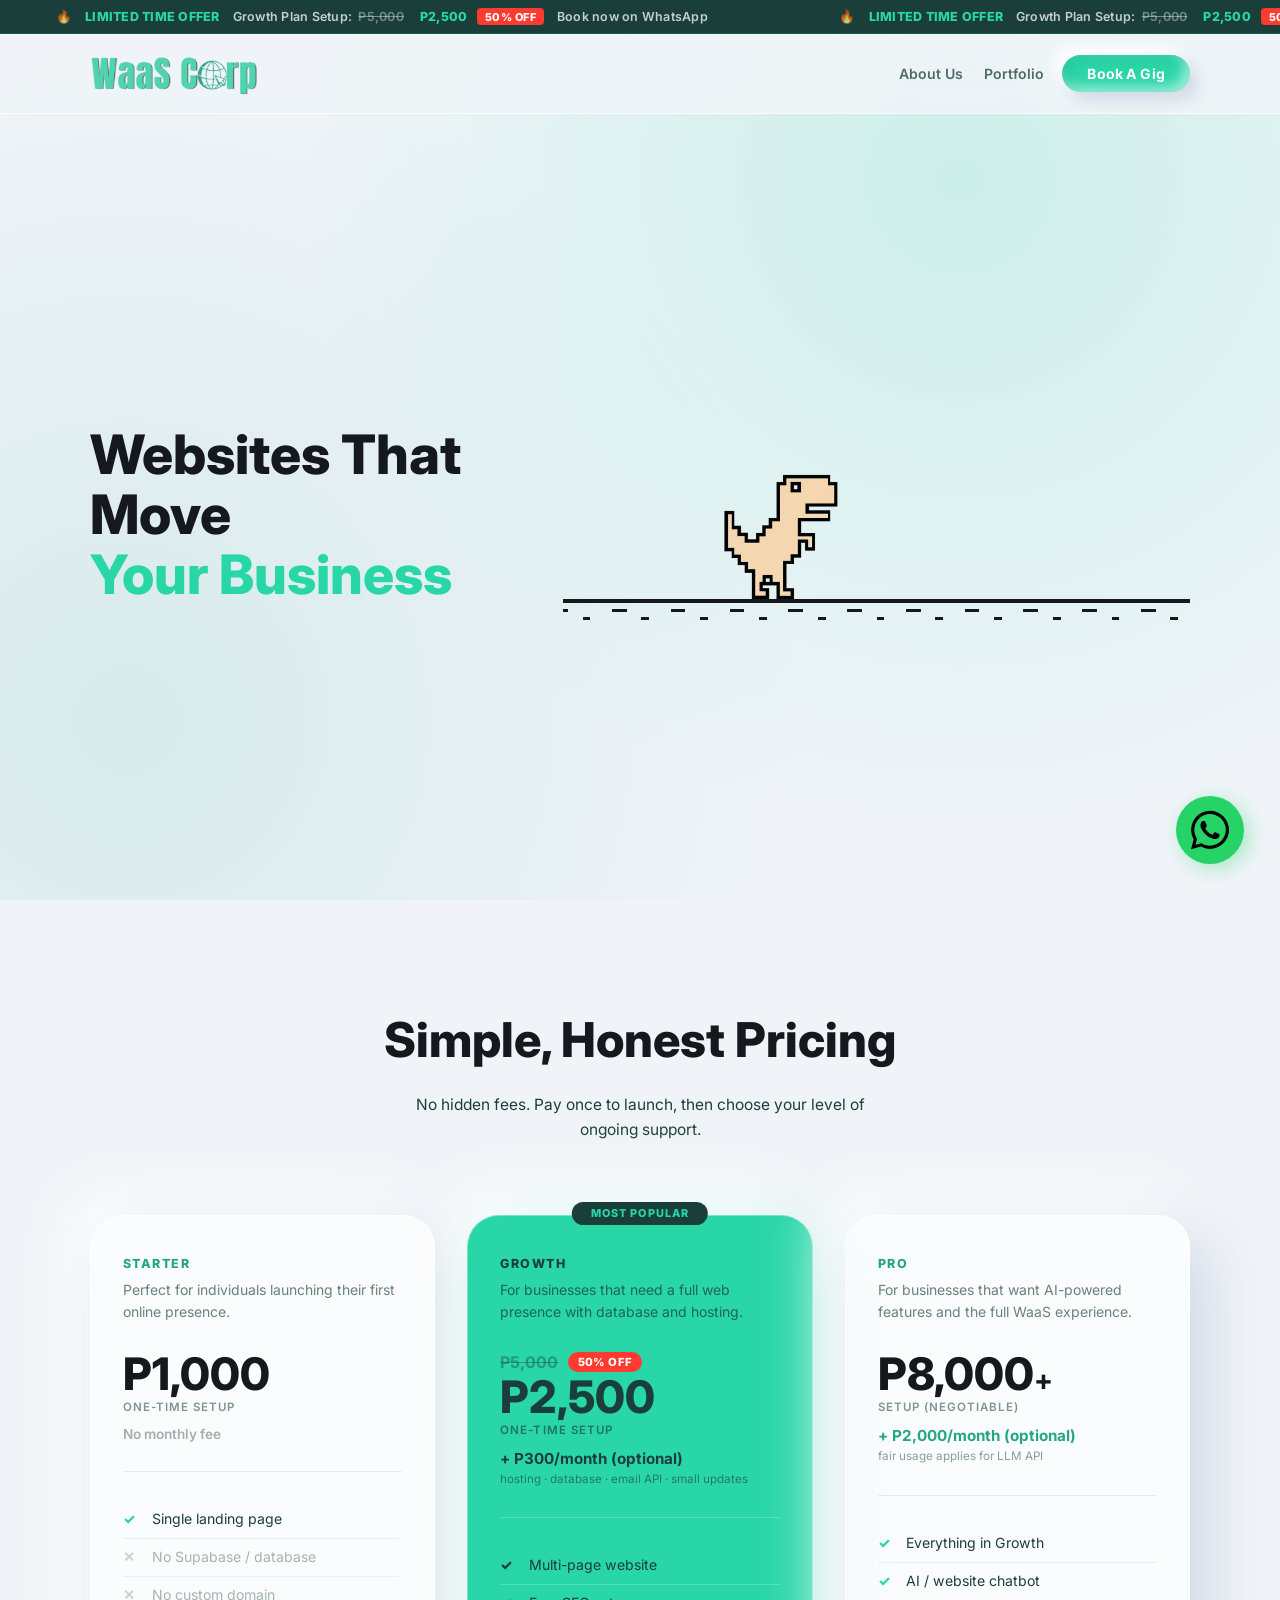
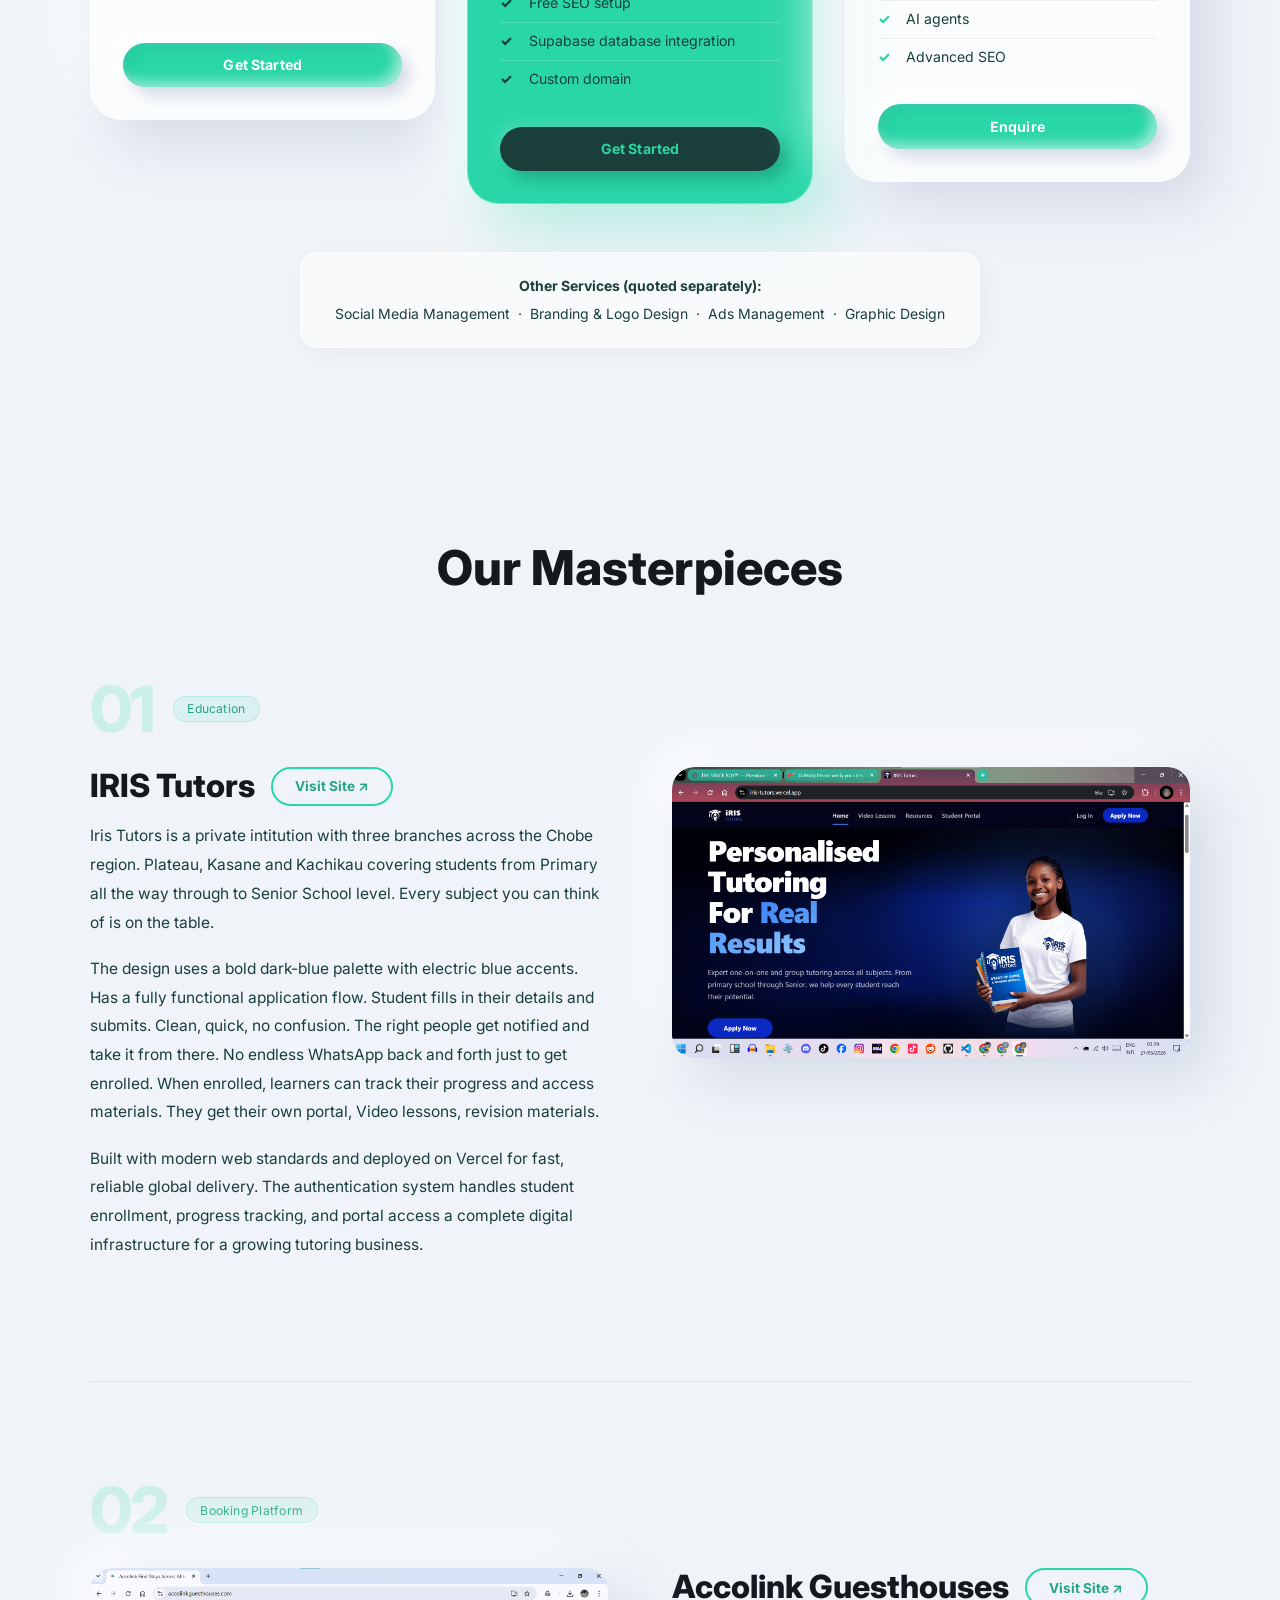
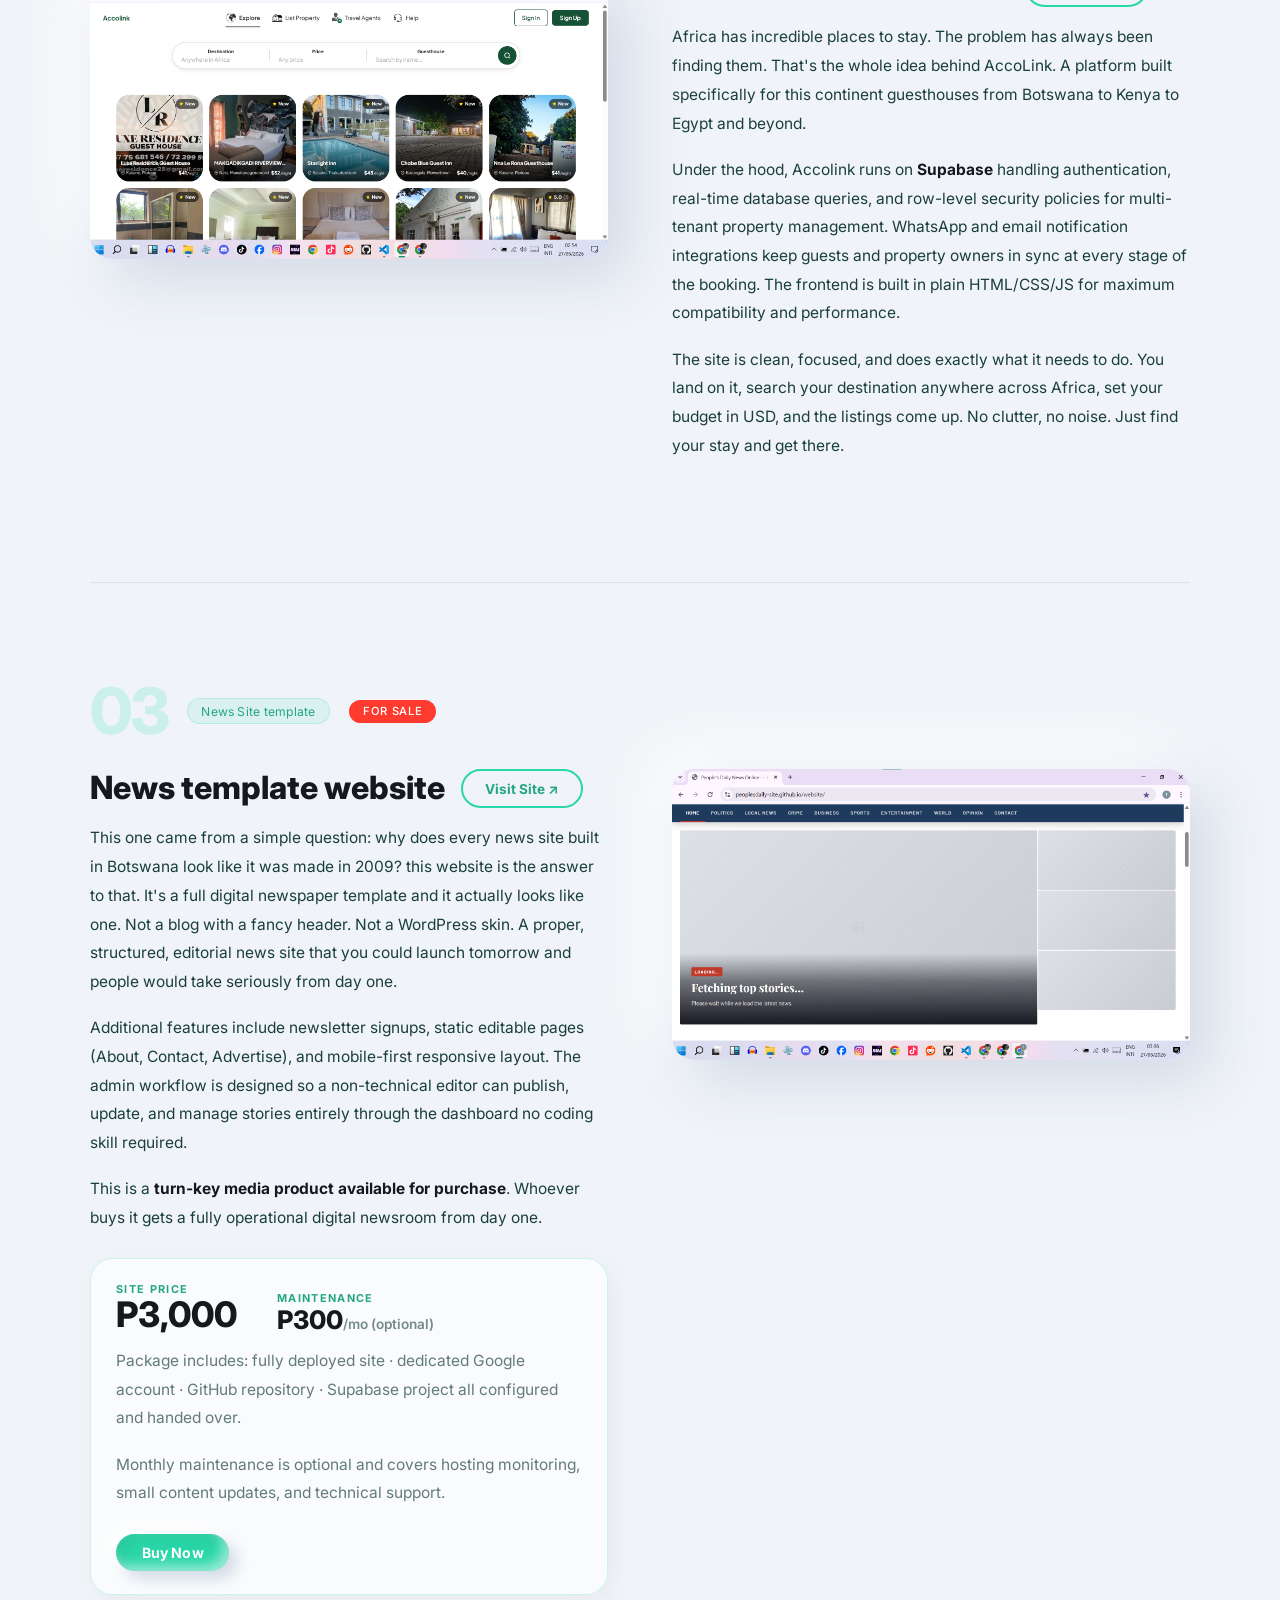
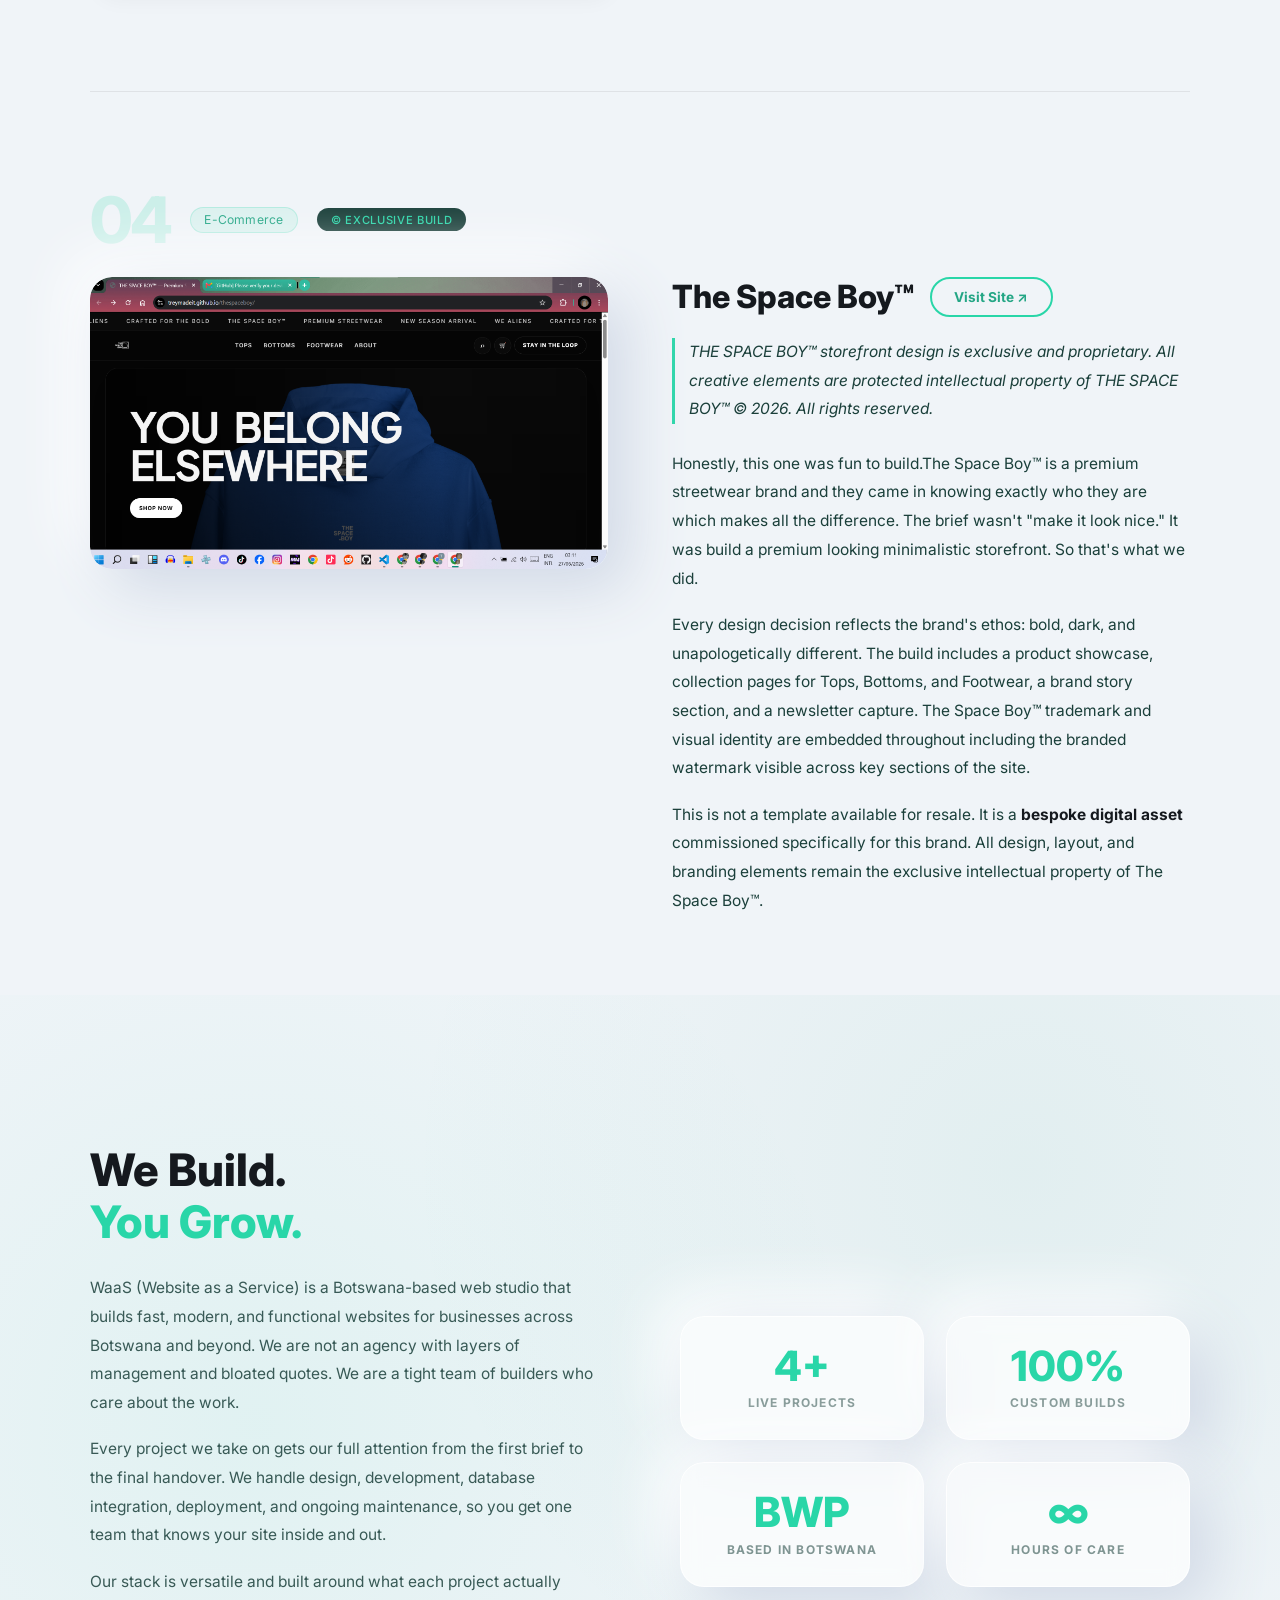
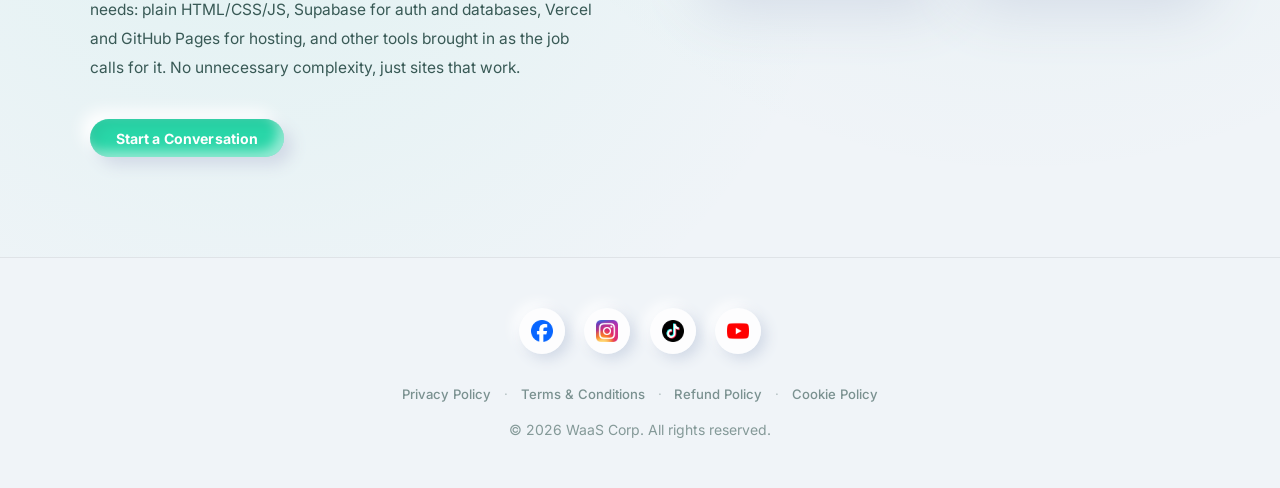
<file: index.html>
<!DOCTYPE html>
<html lang="en">
<head>
    <meta charset="UTF-8">
    <meta name="viewport" content="width=device-width, initial-scale=1.0">
    <title>WaaS | Website as a Service</title>
    <link rel="stylesheet" href="css/style.css">
    <link href="https://unpkg.com/aos@2.3.1/dist/aos.css" rel="stylesheet">
    <link href="https://fonts.googleapis.com/css2?family=Inter:wght@400;600;700;800&display=swap" rel="stylesheet">
</head>
<body>

    <!-- News Ticker -->
    <div class="ticker-wrap">
        <div class="ticker-track">
            <span class="ticker-content">🔥 &nbsp;<span class="t-hi">LIMITED TIME OFFER</span>&nbsp; Growth Plan Setup: <span class="t-strike">P5,000</span> &nbsp;<span class="t-hi">P2,500</span><span class="t-badge">50% OFF</span>&nbsp; Book now on WhatsApp &nbsp;&nbsp; &nbsp;&nbsp;</span>
            <span class="ticker-content">🔥 &nbsp;<span class="t-hi">LIMITED TIME OFFER</span>&nbsp; Growth Plan Setup: <span class="t-strike">P5,000</span> &nbsp;<span class="t-hi">P2,500</span><span class="t-badge">50% OFF</span>&nbsp; Book now on WhatsApp &nbsp;&nbsp; &nbsp;&nbsp;</span>
            <span class="ticker-content">🔥 &nbsp;<span class="t-hi">LIMITED TIME OFFER</span>&nbsp; Growth Plan Setup: <span class="t-strike">P5,000</span> &nbsp;<span class="t-hi">P2,500</span><span class="t-badge">50% OFF</span>&nbsp; Book now on WhatsApp &nbsp;&nbsp; &nbsp;&nbsp;</span>
            <span class="ticker-content">🔥 &nbsp;<span class="t-hi">LIMITED TIME OFFER</span>&nbsp; Growth Plan Setup: <span class="t-strike">P5,000</span> &nbsp;<span class="t-hi">P2,500</span><span class="t-badge">50% OFF</span>&nbsp; Book now on WhatsApp &nbsp;&nbsp; &nbsp;&nbsp;</span>
        </div>
    </div>

    <!-- Navbar -->
    <nav>
        <div class="logo">
            <img src="assets/images/waas-logo.png" alt="WaaS Logo">
        </div>
        <div class="nav-cta">
            <a href="#about" class="btn-nav-text">About Us</a>
            <a href="#portfolio" class="btn-nav-text">Portfolio</a>
            <a href="https://wa.me/26770000000" class="clay-button nav-btn">Book A Gig</a>
        </div>
    </nav>

    <!-- Hero Section -->
    <section class="hero" id="home">
        <div class="hero-text" data-aos="fade-right">
            <h1>Websites That Move<br><span class="text-primary">Your Business</span></h1>
        </div>
        <div class="hero-visual" data-aos="fade-left" data-aos-delay="200">
            <canvas id="dino-canvas" width="640" height="360"></canvas>
        </div>
    </section>

    <!-- Pricing Section -->
    <section class="pricing" id="pricing">
        <h2 class="section-title" data-aos="fade-down">Simple, Honest Pricing</h2>
        <p class="section-sub" data-aos="fade-down" data-aos-delay="100">No hidden fees. Pay once to launch, then choose your level of ongoing support.</p>

        <div class="pricing-grid">

            <!-- Tier 1: Starter -->
            <div class="pricing-card clay-card" data-aos="fade-up" data-aos-delay="0">
                <span class="tier-name">Starter</span>
                <p class="tier-desc">Perfect for individuals launching their first online presence.</p>
                <div class="price-block">
                    <span class="price-amount">P1,000</span>
                    <span class="price-setup-label">one-time setup</span>
                    <span class="price-monthly-tag no-fee">No monthly fee</span>
                </div>
                <ul class="feature-list">
                    <li>Single landing page</li>
                    <li class="feature-no">No Supabase / database</li>
                    <li class="feature-no">No custom domain</li>
                </ul>
                <a href="https://wa.me/26770000000" class="clay-button pricing-cta" target="_blank">Get Started</a>
            </div>

            <!-- Tier 2: Growth (Featured) -->
            <div class="pricing-card clay-card pricing-card--featured" data-aos="fade-up" data-aos-delay="150">
                <div class="most-popular-badge">Most Popular</div>
                <span class="tier-name">Growth</span>
                <p class="tier-desc">For businesses that need a full web presence with database and hosting.</p>
                <div class="price-block">
                    <div class="price-original-row">
                        <span class="price-strike">P5,000</span>
                        <span class="discount-badge">50% OFF</span>
                    </div>
                    <span class="price-amount">P2,500</span>
                    <span class="price-setup-label">one-time setup</span>
                    <span class="price-monthly-tag">+ P300/month (optional)</span>
                    <span class="price-monthly-detail">hosting · database · email API · small updates</span>
                </div>
                <ul class="feature-list">
                    <li>Multi-page website</li>
                    <li>Free SEO setup</li>
                    <li>Supabase database integration</li>
                    <li>Custom domain</li>
                </ul>
                <a href="https://wa.me/26770000000" class="clay-button pricing-cta pricing-cta--dark" target="_blank">Get Started</a>
            </div>

            <!-- Tier 3: Pro -->
            <div class="pricing-card clay-card" data-aos="fade-up" data-aos-delay="300">
                <span class="tier-name">Pro</span>
                <p class="tier-desc">For businesses that want AI-powered features and the full WaaS experience.</p>
                <div class="price-block">
                    <span class="price-amount">P8,000<span class="price-plus">+</span></span>
                    <span class="price-setup-label">setup (negotiable)</span>
                    <span class="price-monthly-tag">+ P2,000/month (optional)</span>
                    <span class="price-monthly-detail">fair usage applies for LLM API</span>
                </div>
                <ul class="feature-list">
                    <li>Everything in Growth</li>
                    <li>AI / website chatbot</li>
                    <li>AI agents</li>
                    <li>Advanced SEO</li>
                </ul>
                <a href="https://wa.me/26770000000" class="clay-button pricing-cta" target="_blank">Enquire</a>
            </div>

        </div>

        <p class="other-services" data-aos="fade-up">
            <strong>Other Services (quoted separately):</strong>
            Social Media Management &nbsp;·&nbsp; Branding &amp; Logo Design &nbsp;·&nbsp; Ads Management &nbsp;·&nbsp; Graphic Design
        </p>
    </section>

    <!-- Portfolio Section -->
    <section class="portfolio" id="portfolio">
        <h2 class="section-title" data-aos="fade-down">Our Masterpieces</h2>
        <div class="blog-feed">

            <!-- 01 — iRIS Tutors -->
            <article class="blog-post" data-aos="fade-up">
                <div class="blog-meta">
                    <span class="post-number">01</span>
                    <div class="tags">
                        <span class="tag">Education</span>
                    </div>
                </div>
                <div class="blog-layout">
                    <div class="blog-text">
                        <div class="post-title-row">
                            <h3>IRIS Tutors</h3>
                            <a href="https://iris-tutors.vercel.app/" class="btn-visit" target="_blank">Visit Site ↗</a>
                        </div>
                        <p>Iris Tutors is a private intitution with three branches across the Chobe region. Plateau, Kasane and Kachikau covering students from Primary all the way through to Senior School level. Every subject you can think of is on the table.</p>
                        <p>The design uses a bold dark-blue palette with electric blue accents. Has a fully functional application flow. Student fills in their details and submits. Clean, quick, no confusion. The right people get notified and take it from there. No endless WhatsApp back and forth just to get enrolled. When enrolled, learners can track their progress and access materials. They get their own portal, Video lessons, revision materials. </p>
                        <p>Built with modern web standards and deployed on Vercel for fast, reliable global delivery. The authentication system handles student enrollment, progress tracking, and portal access a complete digital infrastructure for a growing tutoring business.</p>
                        <div class="blog-cta-row">
                        </div>
                    </div>
                    <div class="blog-screenshot" data-aos="fade-left" data-aos-delay="100">
                        <img src="assets/images/portfolio-iris.png" alt="iRIS Tutors Screenshot">
                    </div>
                </div>
            </article>

            <!-- 02 — Accolink -->
            <article class="blog-post blog-post--reverse" data-aos="fade-up">
                <div class="blog-meta">
                    <span class="post-number">02</span>
                    <div class="tags">
                        <span class="tag">Booking Platform</span>
                    </div>
                    
                </div>
                <div class="blog-layout">
                    <div class="blog-text">
                        <div class="post-title-row">
                            <h3>Accolink Guesthouses</h3>
                            <a href="https://accolinkguesthouses.com/" class="btn-visit" target="_blank">Visit Site ↗</a>
                        </div>
                        <p>Africa has incredible places to stay. The problem has always been finding them. That's the whole idea behind AccoLink. A platform built specifically for this continent guesthouses from Botswana to Kenya to Egypt and beyond.</p>
                        <p>Under the hood, Accolink runs on <strong>Supabase</strong> handling authentication, real-time database queries, and row-level security policies for multi-tenant property management. WhatsApp and email notification integrations keep guests and property owners in sync at every stage of the booking. The frontend is built in plain HTML/CSS/JS for maximum compatibility and performance.</p>
                        <p>The site is clean, focused, and does exactly what it needs to do. You land on it, search your destination anywhere across Africa, set your budget in USD, and the listings come up. No clutter, no noise. Just find your stay and get there.</p>
                        <div class="blog-cta-row">
                        </div>
                    </div>
                    <div class="blog-screenshot" data-aos="fade-right" data-aos-delay="100">
                        <img src="assets/images/portfolio-accolink.png" alt="Accolink Screenshot">
                    </div>
                </div>
            </article>

            <!-- 03 — People's Daily News Online -->
            <article class="blog-post" data-aos="fade-up">
                <div class="blog-meta">
                    <span class="post-number">03</span>
                    <div class="tags">
                        <span class="tag">News Site template</span>
                    </div>
                    <span class="meta-badge meta-badge--sale">For Sale</span>
                </div>
                <div class="blog-layout">
                    <div class="blog-text">
                        <div class="post-title-row">
                            <h3>News template website</h3>
                            <a href="https://peoplesdaily-site.github.io/website/" class="btn-visit" target="_blank">Visit Site ↗</a>
                        </div>
                        <p>This one came from a simple question: why does every news site built in Botswana look like it was made in 2009? this website is the answer to that. It's a full digital newspaper template and it actually looks like one. Not a blog with a fancy header. Not a WordPress skin. A proper, structured, editorial news site that you could launch tomorrow and people would take seriously from day one.</p>
                        <p>Additional features include newsletter signups, static editable pages (About, Contact, Advertise), and mobile-first responsive layout. The admin workflow is designed so a non-technical editor can publish, update, and manage stories entirely through the dashboard no coding skill required.</p>
                        <p>This is a <strong>turn-key media product available for purchase</strong>. Whoever buys it gets a fully operational digital newsroom from day one.</p>
                        <div class="for-sale-block">
                            <div class="for-sale-price-row">
                                <div class="for-sale-price">
                                    <span class="for-sale-label">Site Price</span>
                                    <span class="for-sale-amount">P3,000</span>
                                </div>
                                <div class="for-sale-price">
                                    <span class="for-sale-label">Maintenance</span>
                                    <span class="for-sale-amount for-sale-amount--sm">P300<span>/mo (optional)</span></span>
                                </div>
                            </div>
                            <p class="for-sale-includes">Package includes: fully deployed site · dedicated Google account · GitHub repository · Supabase project all configured and handed over.</p>
                            <p class="for-sale-maintenance">Monthly maintenance is optional and covers hosting monitoring, small content updates, and technical support.</p>
                            <div class="blog-cta-row">
                                <a href="https://wa.me/26770000000" class="clay-button" target="_blank">Buy Now</a>
                            </div>
                        </div>
                    </div>
                    <div class="blog-screenshot" data-aos="fade-left" data-aos-delay="100">
                        <img src="assets/images/portfolio-pdno.png" alt="People's Daily News Online Screenshot">
                    </div>
                </div>
            </article>

            <!-- 04 — The Space Boy™ -->
            <article class="blog-post blog-post--reverse" data-aos="fade-up">
                <div class="blog-meta">
                    <span class="post-number">04</span>
                    <div class="tags">
                        <span class="tag">E-Commerce</span>
                    </div>
                    <span class="meta-badge meta-badge--exclusive">© Exclusive Build</span>
                </div>
                <div class="blog-layout">
                    <div class="blog-text">
                        <div class="post-title-row">
                            <h3>The Space Boy™</h3>
                            <a href="https://treymadeit.github.io/thespaceboy/" class="btn-visit" target="_blank">Visit Site ↗</a>
                        </div>
                        <p class="copyright-note">THE SPACE BOY™ storefront design is exclusive and proprietary. All creative elements are protected intellectual property of THE SPACE BOY™ © 2026. All rights reserved.</p>
                        <div class="blog-cta-row">
                        </div>
                        <p>Honestly, this one was fun to build.The Space Boy™ is a premium streetwear brand and they came in knowing exactly who they are which makes all the difference. The brief wasn't "make it look nice." It was build a premium looking minimalistic storefront. So that's what we did.</p>
                        <p>Every design decision reflects the brand's ethos: bold, dark, and unapologetically different. The build includes a product showcase, collection pages for Tops, Bottoms, and Footwear, a brand story section, and a newsletter capture. The Space Boy™ trademark and visual identity are embedded throughout including the branded watermark visible across key sections of the site.</p>
                        <p>This is not a template available for resale. It is a <strong>bespoke digital asset</strong> commissioned specifically for this brand. All design, layout, and branding elements remain the exclusive intellectual property of The Space Boy™.</p>
                    </div>
                    <div class="blog-screenshot" data-aos="fade-right" data-aos-delay="100">
                        <img src="assets/images/portfolio-spaceboy.png" alt="The Space Boy™ Screenshot">
                    </div>
                </div>
            </article>

        </div>
    </section>

    <!-- About Us Section -->
    <section class="about" id="about">
        <div class="about-inner">
            <div class="about-label-row" data-aos="fade-right">
                
            </div>
            <div class="about-grid">
                <div class="about-text" data-aos="fade-right">
                    <h2>We  Build.<br><span class="text-primary">You Grow.</span></h2>
                    <p>WaaS (Website as a Service) is a Botswana-based web studio that builds fast, modern, and functional websites for businesses across Botswana and beyond. We are not an agency with layers of management and bloated quotes. We are a tight team of builders who care about the work.</p>
                    <p>Every project we take on gets our full attention from the first brief to the final handover. We handle design, development, database integration, deployment, and ongoing maintenance, so you get one team that knows your site inside and out.</p>
                    <p>Our stack is versatile and built around what each project actually needs: plain HTML/CSS/JS, Supabase for auth and databases, Vercel and GitHub Pages for hosting, and other tools brought in as the job calls for it. No unnecessary complexity, just sites that work.</p>
                    <a href="https://wa.me/26770000000" class="clay-button" target="_blank" style="margin-top:1.2rem;display:inline-block;">Start a Conversation</a>
                </div>
                <div class="about-stats" data-aos="fade-left" data-aos-delay="150">
                    <div class="stat-card clay-card">
                        <span class="stat-number text-primary">4+</span>
                        <span class="stat-label">Live Projects</span>
                    </div>
                    <div class="stat-card clay-card">
                        <span class="stat-number text-primary">100%</span>
                        <span class="stat-label">Custom Builds</span>
                    </div>
                    <div class="stat-card clay-card">
                        <span class="stat-number text-primary">BWP</span>
                        <span class="stat-label">Based in Botswana</span>
                    </div>
                    <div class="stat-card clay-card">
                        <span class="stat-number text-primary">∞</span>
                        <span class="stat-label">Hours of Care</span>
                    </div>
                </div>
            </div>
        </div>
    </section>

    <!-- WhatsApp Floating CTA -->
    <a href="https://wa.me/26770000000" class="whatsapp-float" target="_blank">
        <img src="assets/images/whatsapp.svg" alt="WhatsApp">
    </a>

    <!-- Footer -->
    <footer>
        <div class="social-links">
            <a href="#"><img src="assets/images/facebook.png" alt="Facebook"></a>
            <a href="#"><img src="assets/images/instagram.png" alt="Instagram"></a>
            <a href="#"><img src="assets/images/tiktok.png" alt="TikTok"></a>
            <a href="#"><img src="assets/images/youtube.png" alt="YouTube"></a>
        </div>
        <div class="footer-legal">
            <a href="privacy-policy.html">Privacy Policy</a>
            <span class="footer-sep">&middot;</span>
            <a href="terms.html">Terms &amp; Conditions</a>
            <span class="footer-sep">&middot;</span>
            <a href="refund-policy.html">Refund Policy</a>
            <span class="footer-sep">&middot;</span>
            <a href="cookie-policy.html">Cookie Policy</a>
        </div>
        <p>&copy; 2026 WaaS Corp. All rights reserved.</p>
    </footer>

    <!-- Scripts -->
    <script src="https://unpkg.com/aos@2.3.1/dist/aos.js"></script>
    <script>AOS.init({ duration: 1000, once: true });</script>
    <script src="js/main.js"></script>
    <script src="js/dino.js"></script>
</body>
</html>
</file>
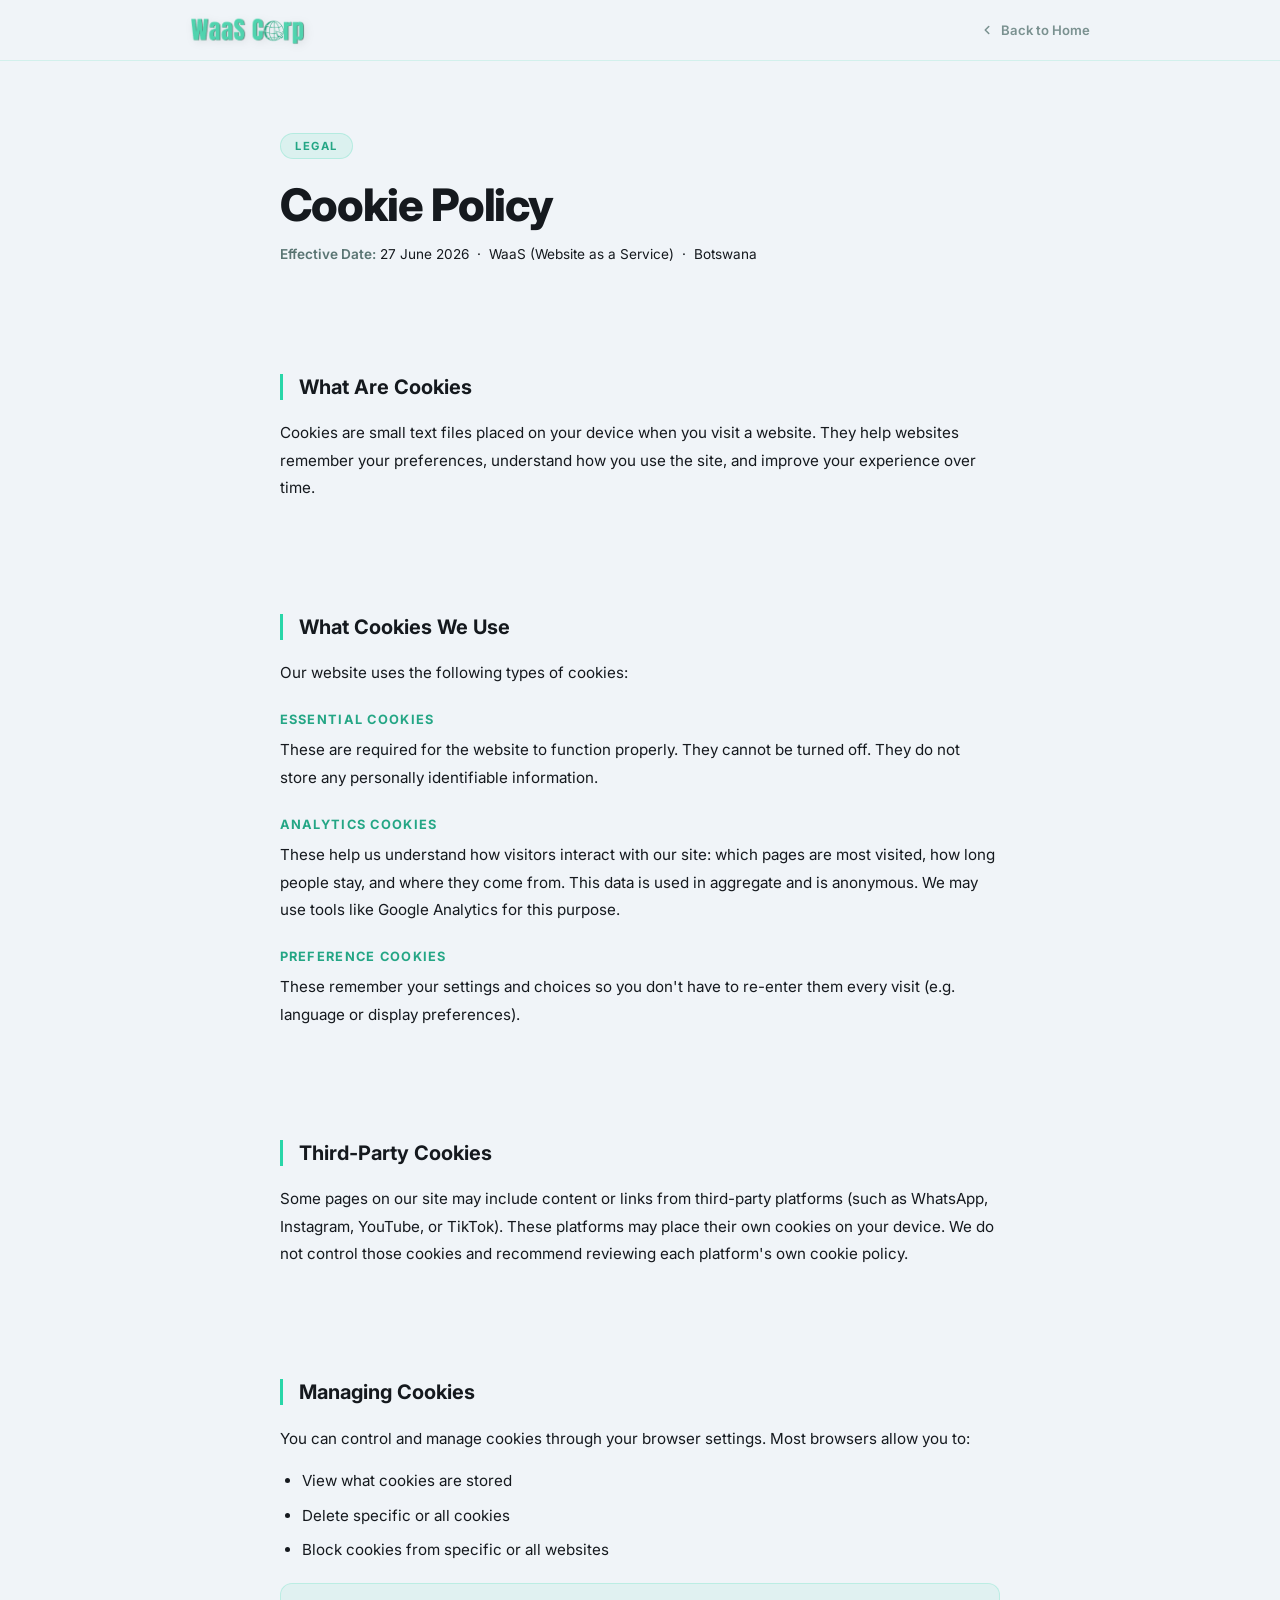
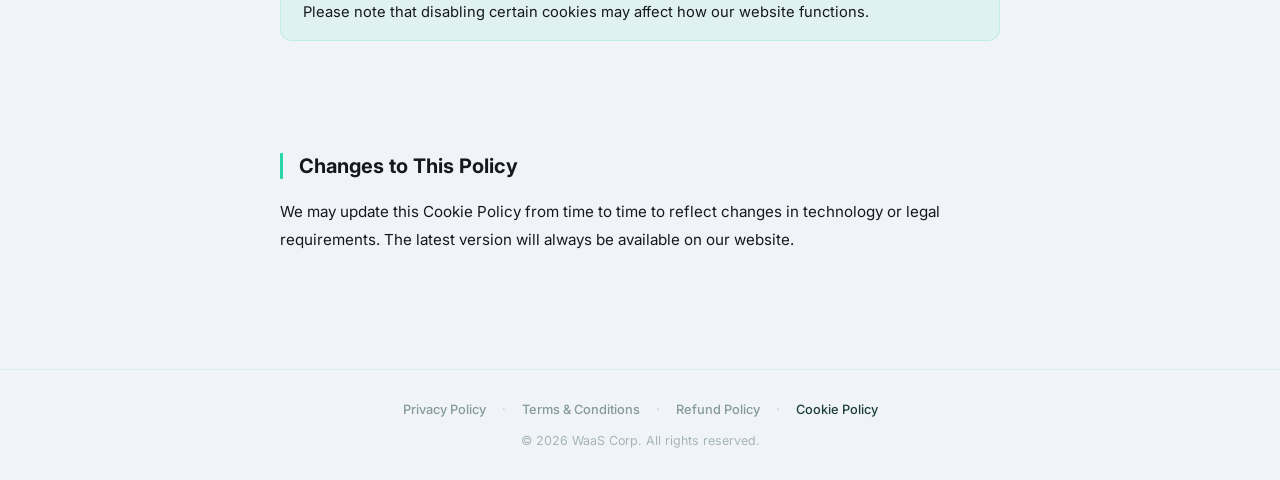
<file: cookie-policy.html>
<!DOCTYPE html>
<html lang="en">
<head>
    <meta charset="UTF-8">
    <meta name="viewport" content="width=device-width, initial-scale=1.0">
    <title>Cookie Policy | WaaS</title>
    <link href="https://fonts.googleapis.com/css2?family=Inter:wght@400;500;600;700;800&display=swap" rel="stylesheet">
    <link rel="stylesheet" href="css/style.css">
</head>
<body>

    <header class="legal-header">
        <div class="legal-header-inner">
            <a href="index.html" class="legal-brand"><img src="assets/images/waas-logo.png" alt="WaaS Logo"></a>
            <a href="index.html" class="legal-back">
                <svg viewBox="0 0 16 16" fill="none" xmlns="http://www.w3.org/2000/svg">
                    <path d="M10 12L6 8L10 4" stroke="currentColor" stroke-width="1.75" stroke-linecap="round" stroke-linejoin="round"/>
                </svg>
                Back to Home
            </a>
        </div>
    </header>

    <div class="legal-hero">
        <span class="legal-eyebrow">Legal</span>
        <h1>Cookie Policy</h1>
        <p class="legal-meta"><strong>Effective Date:</strong> 27 June 2026 &nbsp;·&nbsp; WaaS (Website as a Service) &nbsp;·&nbsp; Botswana</p>
    </div>

    <div class="legal-content">

        <div class="legal-section">
            <h2>What Are Cookies</h2>
            <p>Cookies are small text files placed on your device when you visit a website. They help websites remember your preferences, understand how you use the site, and improve your experience over time.</p>
        </div>

        <div class="legal-section">
            <h2>What Cookies We Use</h2>
            <p>Our website uses the following types of cookies:</p>

            <h3>Essential Cookies</h3>
            <p>These are required for the website to function properly. They cannot be turned off. They do not store any personally identifiable information.</p>

            <h3>Analytics Cookies</h3>
            <p>These help us understand how visitors interact with our site: which pages are most visited, how long people stay, and where they come from. This data is used in aggregate and is anonymous. We may use tools like Google Analytics for this purpose.</p>

            <h3>Preference Cookies</h3>
            <p>These remember your settings and choices so you don't have to re-enter them every visit (e.g. language or display preferences).</p>
        </div>

        <div class="legal-section">
            <h2>Third-Party Cookies</h2>
            <p>Some pages on our site may include content or links from third-party platforms (such as WhatsApp, Instagram, YouTube, or TikTok). These platforms may place their own cookies on your device. We do not control those cookies and recommend reviewing each platform's own cookie policy.</p>
        </div>

        <div class="legal-section">
            <h2>Managing Cookies</h2>
            <p>You can control and manage cookies through your browser settings. Most browsers allow you to:</p>
            <ul>
                <li>View what cookies are stored</li>
                <li>Delete specific or all cookies</li>
                <li>Block cookies from specific or all websites</li>
            </ul>
            <div class="legal-highlight">
                Please note that disabling certain cookies may affect how our website functions.
            </div>
        </div>

        <div class="legal-section">
            <h2>Changes to This Policy</h2>
            <p>We may update this Cookie Policy from time to time to reflect changes in technology or legal requirements. The latest version will always be available on our website.</p>
        </div>

    </div>

    <footer class="legal-footer">
        <div class="legal-footer-nav">
            <a href="privacy-policy.html">Privacy Policy</a>
            <span class="legal-footer-sep">·</span>
            <a href="terms.html">Terms &amp; Conditions</a>
            <span class="legal-footer-sep">·</span>
            <a href="refund-policy.html">Refund Policy</a>
            <span class="legal-footer-sep">·</span>
            <a href="cookie-policy.html" class="active">Cookie Policy</a>
        </div>
        <p>&copy; 2026 WaaS Corp. All rights reserved.</p>
    </footer>

    <script>
        document.querySelector('.legal-back').addEventListener('click', function(e) {
            e.preventDefault();
            if (document.referrer && document.referrer.includes(window.location.hostname)) {
                history.back();
            } else {
                window.location.href = 'index.html';
            }
        });
    </script>

</body>
</html>
</file>
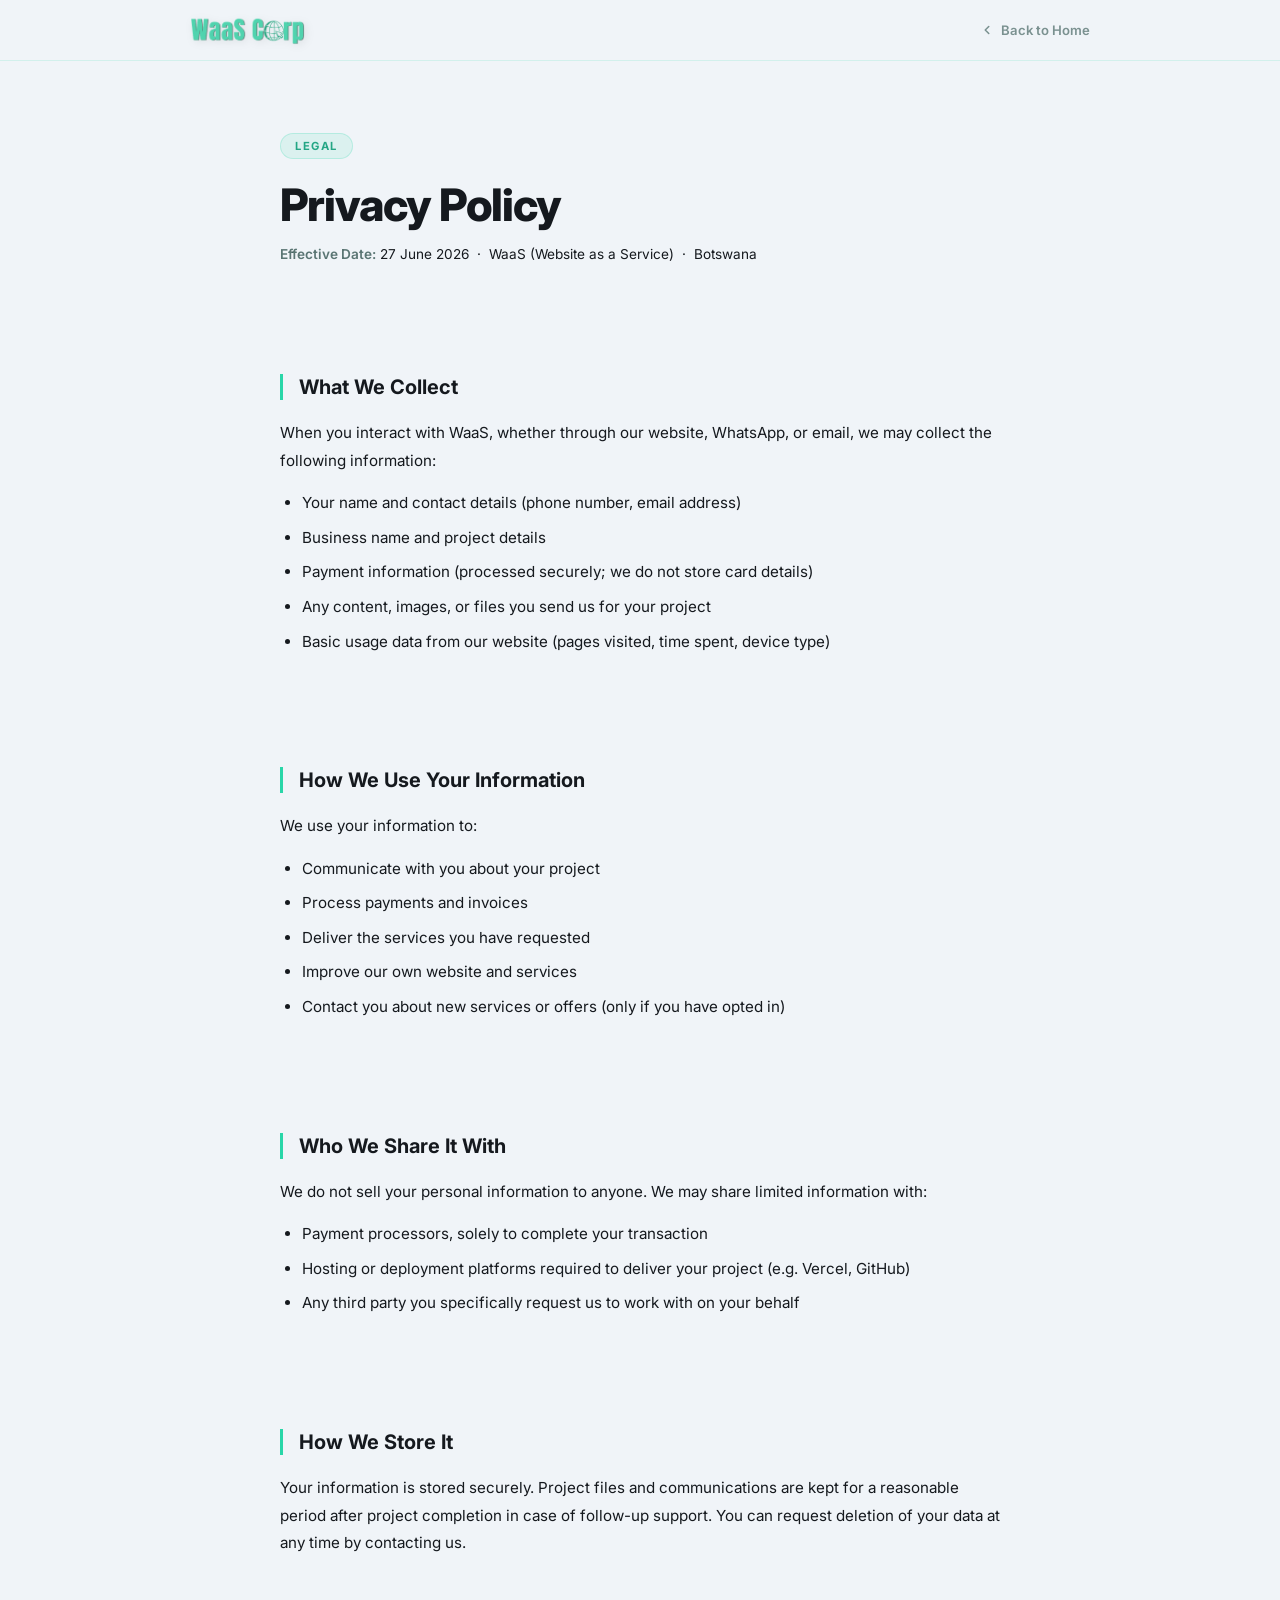
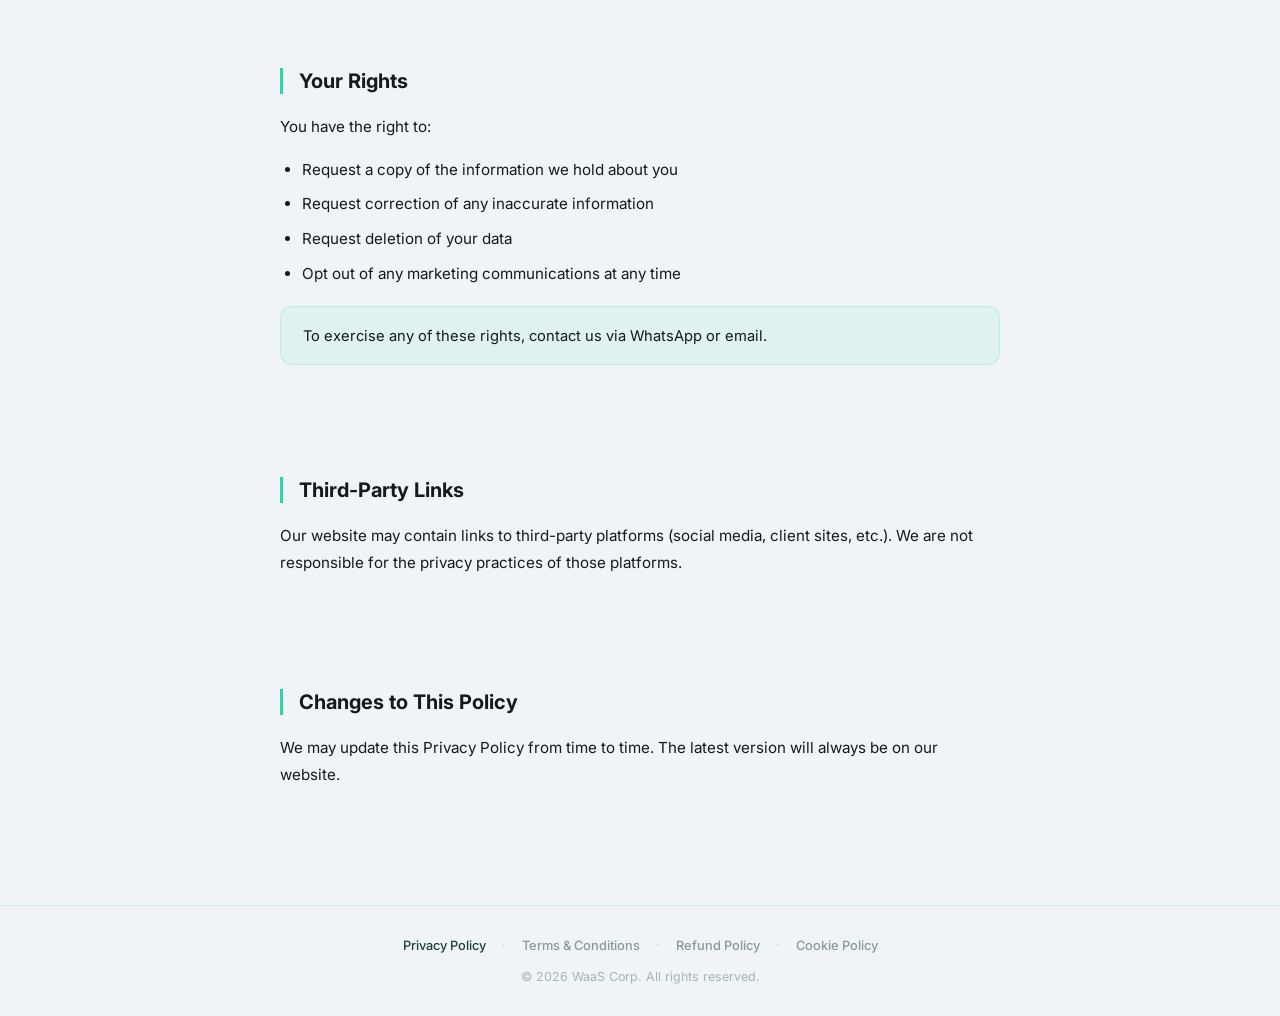
<file: privacy-policy.html>
<!DOCTYPE html>
<html lang="en">
<head>
    <meta charset="UTF-8">
    <meta name="viewport" content="width=device-width, initial-scale=1.0">
    <title>Privacy Policy | WaaS</title>
    <link href="https://fonts.googleapis.com/css2?family=Inter:wght@400;500;600;700;800&display=swap" rel="stylesheet">
    <link rel="stylesheet" href="css/style.css">
</head>
<body>

    <header class="legal-header">
        <div class="legal-header-inner">
            <a href="index.html" class="legal-brand"><img src="assets/images/waas-logo.png" alt="WaaS Logo"></a>
            <a href="index.html" class="legal-back">
                <svg viewBox="0 0 16 16" fill="none" xmlns="http://www.w3.org/2000/svg">
                    <path d="M10 12L6 8L10 4" stroke="currentColor" stroke-width="1.75" stroke-linecap="round" stroke-linejoin="round"/>
                </svg>
                Back to Home
            </a>
        </div>
    </header>

    <div class="legal-hero">
        <span class="legal-eyebrow">Legal</span>
        <h1>Privacy Policy</h1>
        <p class="legal-meta"><strong>Effective Date:</strong> 27 June 2026 &nbsp;·&nbsp; WaaS (Website as a Service) &nbsp;·&nbsp; Botswana</p>
    </div>

    <div class="legal-content">

        <div class="legal-section">
            <h2>What We Collect</h2>
            <p>When you interact with WaaS, whether through our website, WhatsApp, or email, we may collect the following information:</p>
            <ul>
                <li>Your name and contact details (phone number, email address)</li>
                <li>Business name and project details</li>
                <li>Payment information (processed securely; we do not store card details)</li>
                <li>Any content, images, or files you send us for your project</li>
                <li>Basic usage data from our website (pages visited, time spent, device type)</li>
            </ul>
        </div>

        <div class="legal-section">
            <h2>How We Use Your Information</h2>
            <p>We use your information to:</p>
            <ul>
                <li>Communicate with you about your project</li>
                <li>Process payments and invoices</li>
                <li>Deliver the services you have requested</li>
                <li>Improve our own website and services</li>
                <li>Contact you about new services or offers (only if you have opted in)</li>
            </ul>
        </div>

        <div class="legal-section">
            <h2>Who We Share It With</h2>
            <p>We do not sell your personal information to anyone. We may share limited information with:</p>
            <ul>
                <li>Payment processors, solely to complete your transaction</li>
                <li>Hosting or deployment platforms required to deliver your project (e.g. Vercel, GitHub)</li>
                <li>Any third party you specifically request us to work with on your behalf</li>
            </ul>
        </div>

        <div class="legal-section">
            <h2>How We Store It</h2>
            <p>Your information is stored securely. Project files and communications are kept for a reasonable period after project completion in case of follow-up support. You can request deletion of your data at any time by contacting us.</p>
        </div>

        <div class="legal-section">
            <h2>Your Rights</h2>
            <p>You have the right to:</p>
            <ul>
                <li>Request a copy of the information we hold about you</li>
                <li>Request correction of any inaccurate information</li>
                <li>Request deletion of your data</li>
                <li>Opt out of any marketing communications at any time</li>
            </ul>
            <div class="legal-highlight">
                To exercise any of these rights, contact us via WhatsApp or email.
            </div>
        </div>

        <div class="legal-section">
            <h2>Third-Party Links</h2>
            <p>Our website may contain links to third-party platforms (social media, client sites, etc.). We are not responsible for the privacy practices of those platforms.</p>
        </div>

        <div class="legal-section">
            <h2>Changes to This Policy</h2>
            <p>We may update this Privacy Policy from time to time. The latest version will always be on our website.</p>
        </div>

    </div>

    <footer class="legal-footer">
        <div class="legal-footer-nav">
            <a href="privacy-policy.html" class="active">Privacy Policy</a>
            <span class="legal-footer-sep">·</span>
            <a href="terms.html">Terms &amp; Conditions</a>
            <span class="legal-footer-sep">·</span>
            <a href="refund-policy.html">Refund Policy</a>
            <span class="legal-footer-sep">·</span>
            <a href="cookie-policy.html">Cookie Policy</a>
        </div>
        <p>&copy; 2026 WaaS Corp. All rights reserved.</p>
    </footer>

    <script>
        // Back button always returns to home
        document.querySelector('.legal-back').addEventListener('click', function(e) {
            e.preventDefault();
            if (document.referrer && document.referrer.includes(window.location.hostname)) {
                history.back();
            } else {
                window.location.href = 'index.html';
            }
        });
    </script>

</body>
</html>
</file>
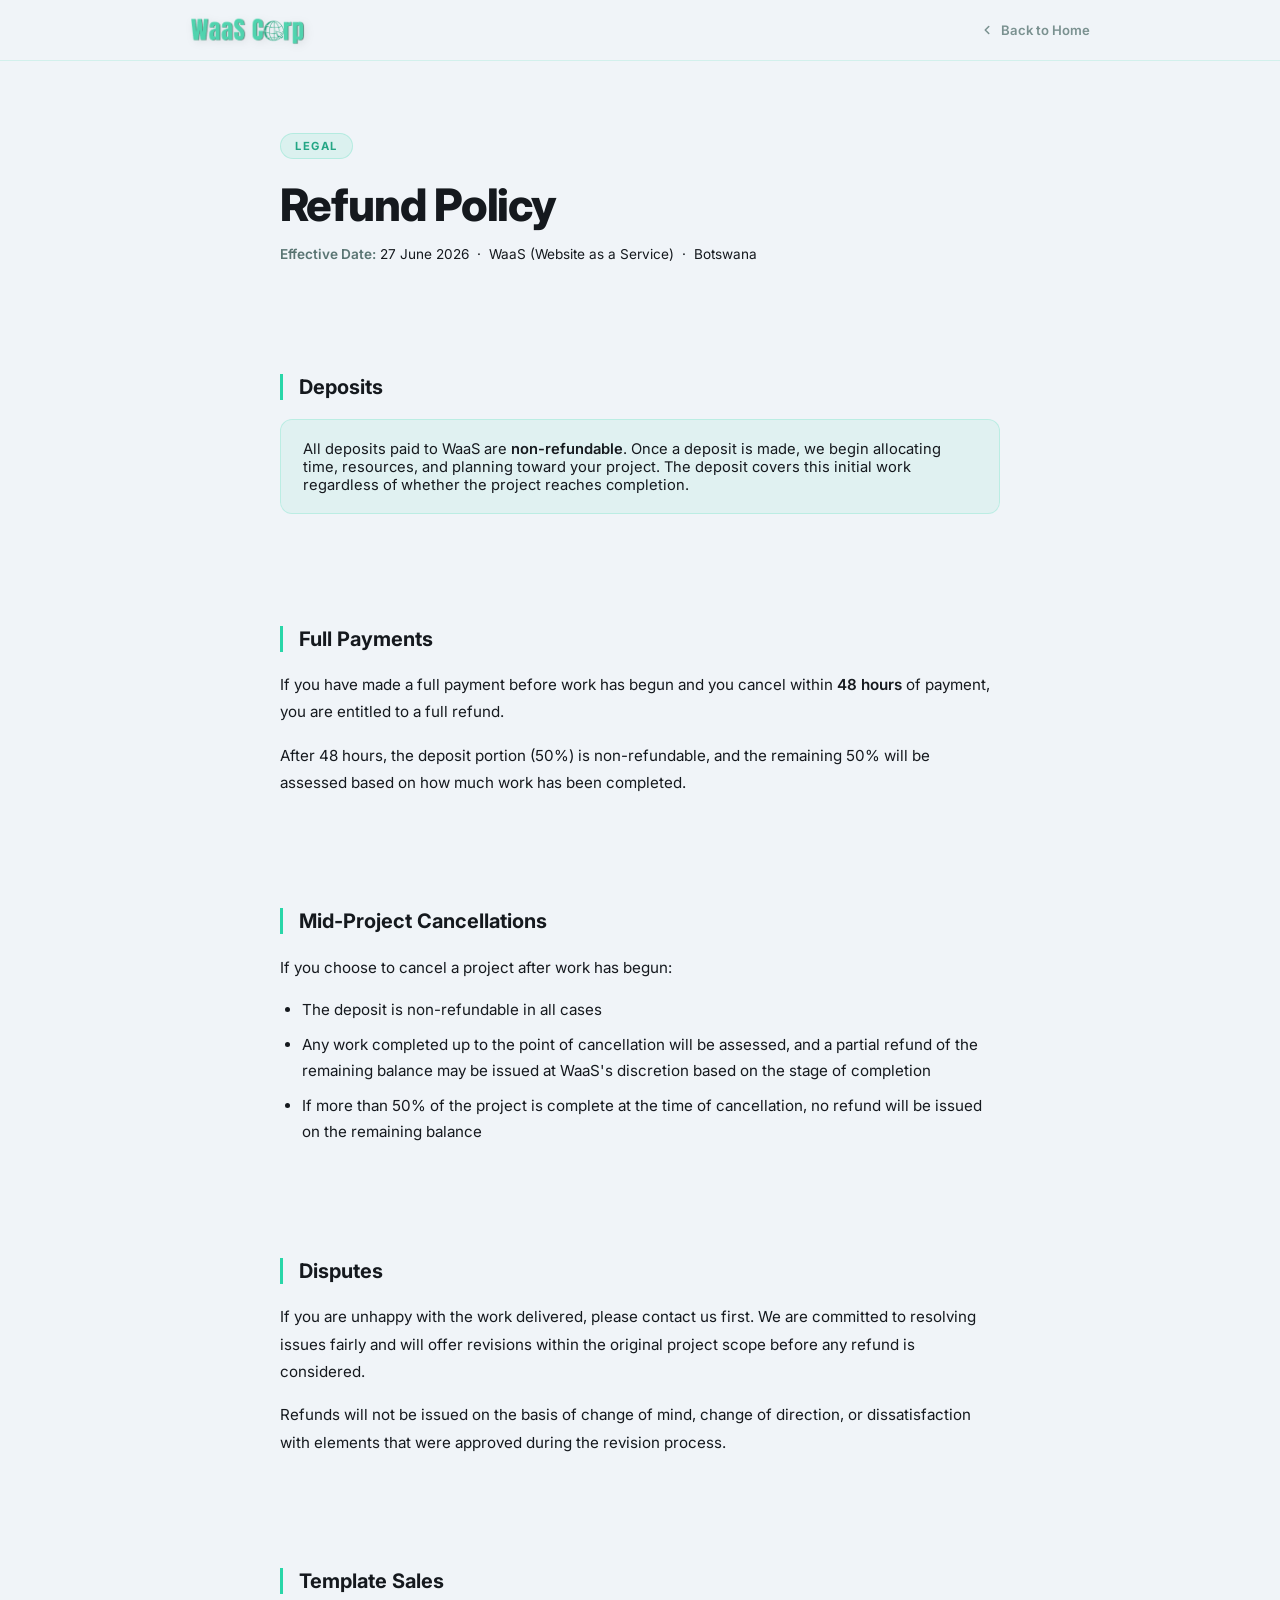
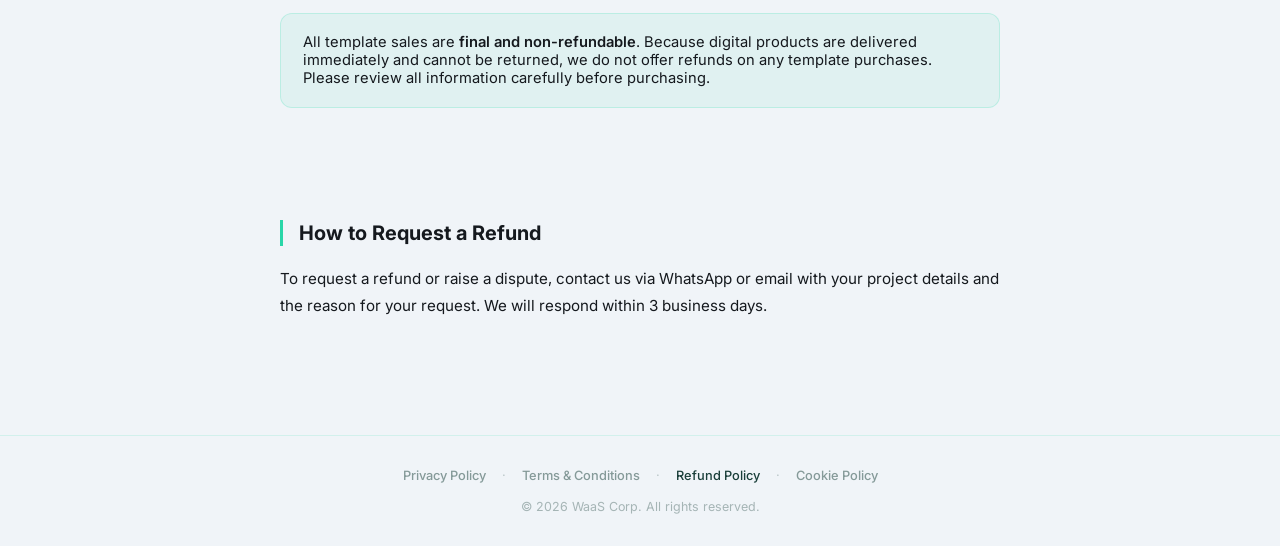
<file: refund-policy.html>
<!DOCTYPE html>
<html lang="en">
<head>
    <meta charset="UTF-8">
    <meta name="viewport" content="width=device-width, initial-scale=1.0">
    <title>Refund Policy | WaaS</title>
    <link href="https://fonts.googleapis.com/css2?family=Inter:wght@400;500;600;700;800&display=swap" rel="stylesheet">
    <link rel="stylesheet" href="css/style.css">
</head>
<body>

    <header class="legal-header">
        <div class="legal-header-inner">
            <a href="index.html" class="legal-brand"><img src="assets/images/waas-logo.png" alt="WaaS Logo"></a>
            <a href="index.html" class="legal-back">
                <svg viewBox="0 0 16 16" fill="none" xmlns="http://www.w3.org/2000/svg">
                    <path d="M10 12L6 8L10 4" stroke="currentColor" stroke-width="1.75" stroke-linecap="round" stroke-linejoin="round"/>
                </svg>
                Back to Home
            </a>
        </div>
    </header>

    <div class="legal-hero">
        <span class="legal-eyebrow">Legal</span>
        <h1>Refund Policy</h1>
        <p class="legal-meta"><strong>Effective Date:</strong> 27 June 2026 &nbsp;·&nbsp; WaaS (Website as a Service) &nbsp;·&nbsp; Botswana</p>
    </div>

    <div class="legal-content">

        <div class="legal-section">
            <h2>Deposits</h2>
            <div class="legal-highlight">
                All deposits paid to WaaS are <strong>non-refundable</strong>. Once a deposit is made, we begin allocating time, resources, and planning toward your project. The deposit covers this initial work regardless of whether the project reaches completion.
            </div>
        </div>

        <div class="legal-section">
            <h2>Full Payments</h2>
            <p>If you have made a full payment before work has begun and you cancel within <strong>48 hours</strong> of payment, you are entitled to a full refund.</p>
            <p>After 48 hours, the deposit portion (50%) is non-refundable, and the remaining 50% will be assessed based on how much work has been completed.</p>
        </div>

        <div class="legal-section">
            <h2>Mid-Project Cancellations</h2>
            <p>If you choose to cancel a project after work has begun:</p>
            <ul>
                <li>The deposit is non-refundable in all cases</li>
                <li>Any work completed up to the point of cancellation will be assessed, and a partial refund of the remaining balance may be issued at WaaS's discretion based on the stage of completion</li>
                <li>If more than 50% of the project is complete at the time of cancellation, no refund will be issued on the remaining balance</li>
            </ul>
        </div>

        <div class="legal-section">
            <h2>Disputes</h2>
            <p>If you are unhappy with the work delivered, please contact us first. We are committed to resolving issues fairly and will offer revisions within the original project scope before any refund is considered.</p>
            <p>Refunds will not be issued on the basis of change of mind, change of direction, or dissatisfaction with elements that were approved during the revision process.</p>
        </div>

        <div class="legal-section">
            <h2>Template Sales</h2>
            <div class="legal-highlight">
                All template sales are <strong>final and non-refundable</strong>. Because digital products are delivered immediately and cannot be returned, we do not offer refunds on any template purchases. Please review all information carefully before purchasing.
            </div>
        </div>

        <div class="legal-section">
            <h2>How to Request a Refund</h2>
            <p>To request a refund or raise a dispute, contact us via WhatsApp or email with your project details and the reason for your request. We will respond within 3 business days.</p>
        </div>

    </div>

    <footer class="legal-footer">
        <div class="legal-footer-nav">
            <a href="privacy-policy.html">Privacy Policy</a>
            <span class="legal-footer-sep">·</span>
            <a href="terms.html">Terms &amp; Conditions</a>
            <span class="legal-footer-sep">·</span>
            <a href="refund-policy.html" class="active">Refund Policy</a>
            <span class="legal-footer-sep">·</span>
            <a href="cookie-policy.html">Cookie Policy</a>
        </div>
        <p>&copy; 2026 WaaS Corp. All rights reserved.</p>
    </footer>

    <script>
        document.querySelector('.legal-back').addEventListener('click', function(e) {
            e.preventDefault();
            if (document.referrer && document.referrer.includes(window.location.hostname)) {
                history.back();
            } else {
                window.location.href = 'index.html';
            }
        });
    </script>

</body>
</html>
</file>
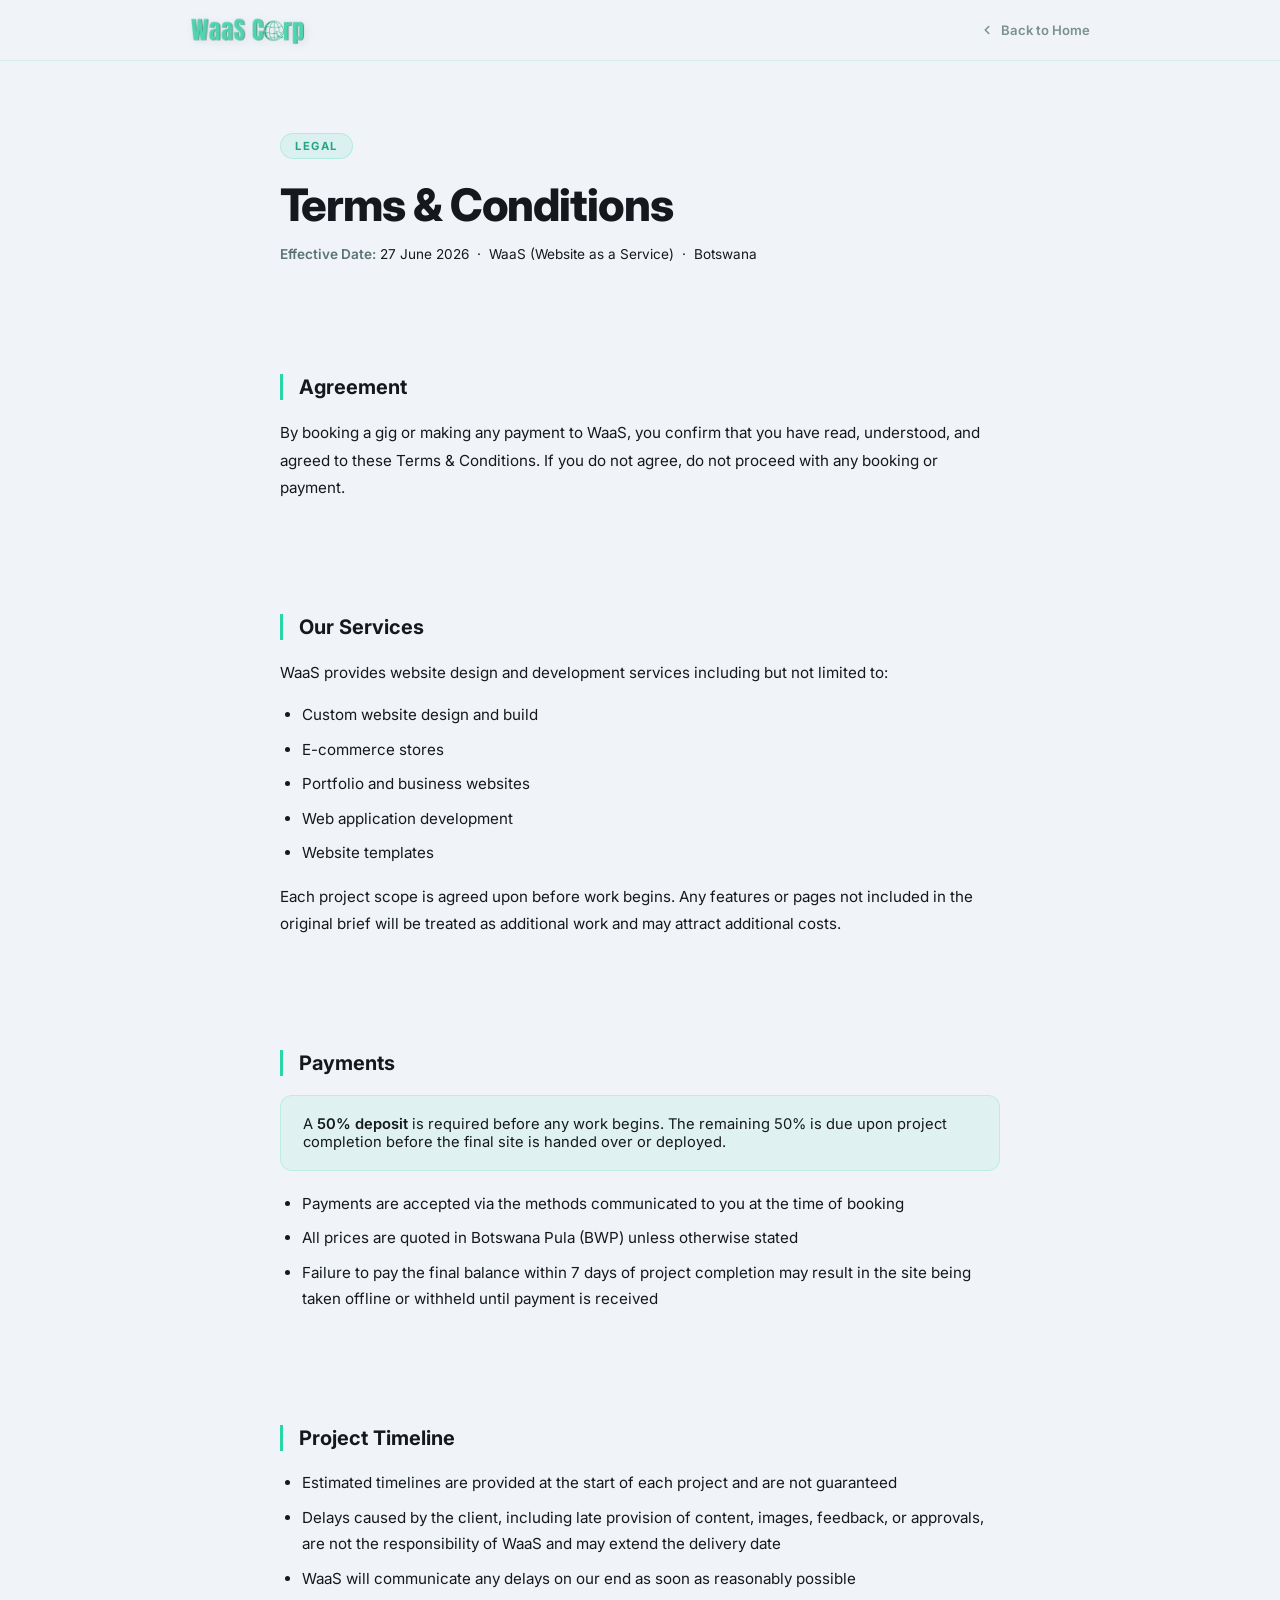
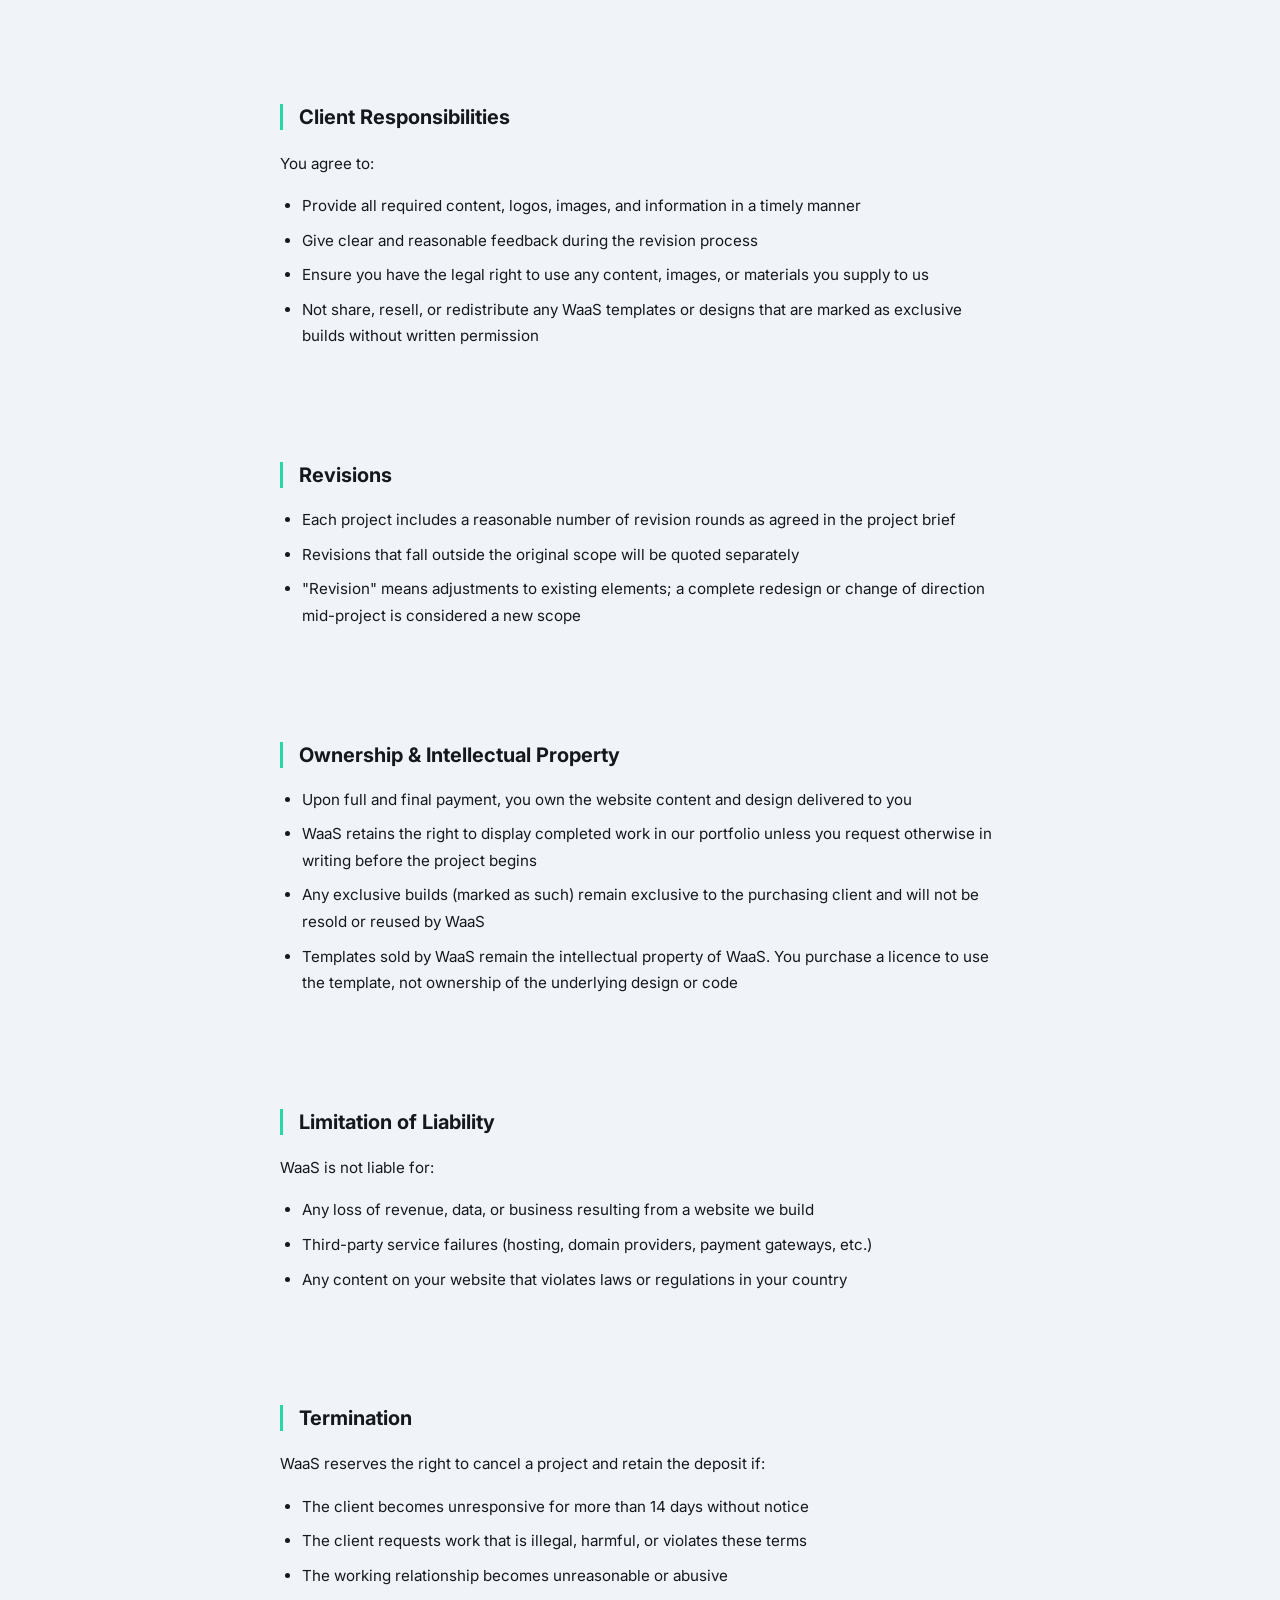
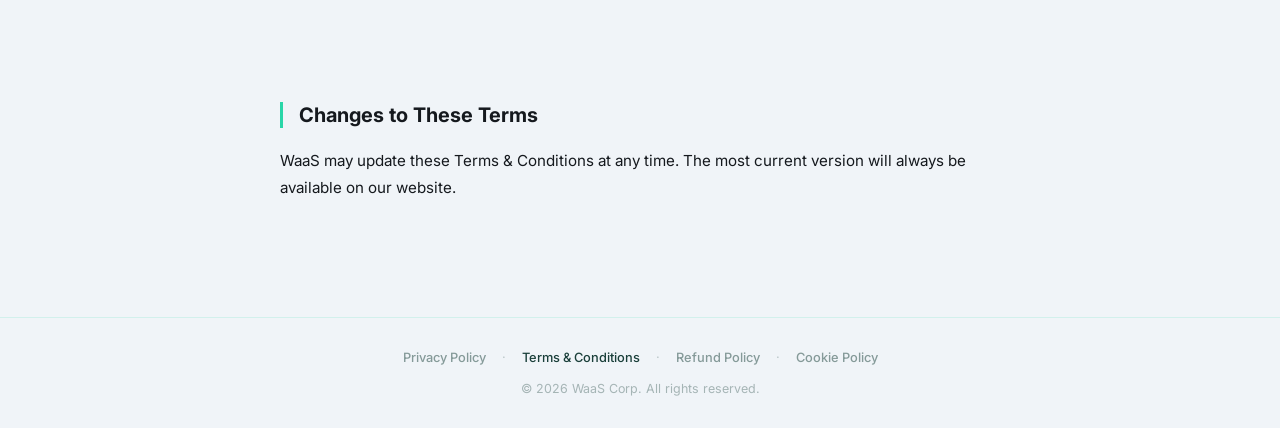
<file: terms.html>
<!DOCTYPE html>
<html lang="en">
<head>
    <meta charset="UTF-8">
    <meta name="viewport" content="width=device-width, initial-scale=1.0">
    <title>Terms &amp; Conditions | WaaS</title>
    <link href="https://fonts.googleapis.com/css2?family=Inter:wght@400;500;600;700;800&display=swap" rel="stylesheet">
    <link rel="stylesheet" href="css/style.css">
</head>
<body>

    <header class="legal-header">
        <div class="legal-header-inner">
            <a href="index.html" class="legal-brand"><img src="assets/images/waas-logo.png" alt="WaaS Logo"></a>
            <a href="index.html" class="legal-back">
                <svg viewBox="0 0 16 16" fill="none" xmlns="http://www.w3.org/2000/svg">
                    <path d="M10 12L6 8L10 4" stroke="currentColor" stroke-width="1.75" stroke-linecap="round" stroke-linejoin="round"/>
                </svg>
                Back to Home
            </a>
        </div>
    </header>

    <div class="legal-hero">
        <span class="legal-eyebrow">Legal</span>
        <h1>Terms &amp; Conditions</h1>
        <p class="legal-meta"><strong>Effective Date:</strong> 27 June 2026 &nbsp;·&nbsp; WaaS (Website as a Service) &nbsp;·&nbsp; Botswana</p>
    </div>

    <div class="legal-content">

        <div class="legal-section">
            <h2>Agreement</h2>
            <p>By booking a gig or making any payment to WaaS, you confirm that you have read, understood, and agreed to these Terms &amp; Conditions. If you do not agree, do not proceed with any booking or payment.</p>
        </div>

        <div class="legal-section">
            <h2>Our Services</h2>
            <p>WaaS provides website design and development services including but not limited to:</p>
            <ul>
                <li>Custom website design and build</li>
                <li>E-commerce stores</li>
                <li>Portfolio and business websites</li>
                <li>Web application development</li>
                <li>Website templates</li>
            </ul>
            <p>Each project scope is agreed upon before work begins. Any features or pages not included in the original brief will be treated as additional work and may attract additional costs.</p>
        </div>

        <div class="legal-section">
            <h2>Payments</h2>
            <div class="legal-highlight">
                A <strong>50% deposit</strong> is required before any work begins. The remaining 50% is due upon project completion before the final site is handed over or deployed.
            </div>
            <ul>
                <li>Payments are accepted via the methods communicated to you at the time of booking</li>
                <li>All prices are quoted in Botswana Pula (BWP) unless otherwise stated</li>
                <li>Failure to pay the final balance within 7 days of project completion may result in the site being taken offline or withheld until payment is received</li>
            </ul>
        </div>

        <div class="legal-section">
            <h2>Project Timeline</h2>
            <ul>
                <li>Estimated timelines are provided at the start of each project and are not guaranteed</li>
                <li>Delays caused by the client, including late provision of content, images, feedback, or approvals, are not the responsibility of WaaS and may extend the delivery date</li>
                <li>WaaS will communicate any delays on our end as soon as reasonably possible</li>
            </ul>
        </div>

        <div class="legal-section">
            <h2>Client Responsibilities</h2>
            <p>You agree to:</p>
            <ul>
                <li>Provide all required content, logos, images, and information in a timely manner</li>
                <li>Give clear and reasonable feedback during the revision process</li>
                <li>Ensure you have the legal right to use any content, images, or materials you supply to us</li>
                <li>Not share, resell, or redistribute any WaaS templates or designs that are marked as exclusive builds without written permission</li>
            </ul>
        </div>

        <div class="legal-section">
            <h2>Revisions</h2>
            <ul>
                <li>Each project includes a reasonable number of revision rounds as agreed in the project brief</li>
                <li>Revisions that fall outside the original scope will be quoted separately</li>
                <li>"Revision" means adjustments to existing elements; a complete redesign or change of direction mid-project is considered a new scope</li>
            </ul>
        </div>

        <div class="legal-section">
            <h2>Ownership &amp; Intellectual Property</h2>
            <ul>
                <li>Upon full and final payment, you own the website content and design delivered to you</li>
                <li>WaaS retains the right to display completed work in our portfolio unless you request otherwise in writing before the project begins</li>
                <li>Any exclusive builds (marked as such) remain exclusive to the purchasing client and will not be resold or reused by WaaS</li>
                <li>Templates sold by WaaS remain the intellectual property of WaaS. You purchase a licence to use the template, not ownership of the underlying design or code</li>
            </ul>
        </div>

        <div class="legal-section">
            <h2>Limitation of Liability</h2>
            <p>WaaS is not liable for:</p>
            <ul>
                <li>Any loss of revenue, data, or business resulting from a website we build</li>
                <li>Third-party service failures (hosting, domain providers, payment gateways, etc.)</li>
                <li>Any content on your website that violates laws or regulations in your country</li>
            </ul>
        </div>

        <div class="legal-section">
            <h2>Termination</h2>
            <p>WaaS reserves the right to cancel a project and retain the deposit if:</p>
            <ul>
                <li>The client becomes unresponsive for more than 14 days without notice</li>
                <li>The client requests work that is illegal, harmful, or violates these terms</li>
                <li>The working relationship becomes unreasonable or abusive</li>
            </ul>
        </div>

        <div class="legal-section">
            <h2>Changes to These Terms</h2>
            <p>WaaS may update these Terms &amp; Conditions at any time. The most current version will always be available on our website.</p>
        </div>

    </div>

    <footer class="legal-footer">
        <div class="legal-footer-nav">
            <a href="privacy-policy.html">Privacy Policy</a>
            <span class="legal-footer-sep">·</span>
            <a href="terms.html" class="active">Terms &amp; Conditions</a>
            <span class="legal-footer-sep">·</span>
            <a href="refund-policy.html">Refund Policy</a>
            <span class="legal-footer-sep">·</span>
            <a href="cookie-policy.html">Cookie Policy</a>
        </div>
        <p>&copy; 2026 WaaS Corp. All rights reserved.</p>
    </footer>

    <script>
        document.querySelector('.legal-back').addEventListener('click', function(e) {
            e.preventDefault();
            if (document.referrer && document.referrer.includes(window.location.hostname)) {
                history.back();
            } else {
                window.location.href = 'index.html';
            }
        });
    </script>

</body>
</html>
</file>
<file: css/style.css>
:root {
    --primary: #29d6a8;
    --secondary: #24a685;
    --accent: #1f725f;
    --dark: #1a3f3a;
    --black: #15191e;
    --white: #ffffff;
    --bg: #f0f4f8;
    --clay-shadow: 20px 20px 60px #d1d9e6, -20px -20px 60px #ffffff;
    --clay-inset: inset 6px 6px 12px rgba(0,0,0,0.05), inset -6px -6px 12px rgba(255,255,255,0.5);
    --ticker-h: 34px;
}

* {
    margin: 0;
    padding: 0;
    box-sizing: border-box;
    font-family: 'Inter', -apple-system, BlinkMacSystemFont, "Segoe UI", Roboto, Helvetica, Arial, sans-serif;
}

body {
    background-color: var(--bg);
    color: var(--black);
    overflow-x: hidden;
}

.text-primary { color: var(--primary); }

/* ── Claymorphism Utility ───────────────────────── */
.clay-card {
    background: rgba(255, 255, 255, 0.7);
    backdrop-filter: blur(10px);
    border-radius: 35px;
    box-shadow: var(--clay-shadow);
    padding: 2rem;
    border: 1px solid rgba(255, 255, 255, 0.8);
    transition: transform 0.3s ease, box-shadow 0.3s ease;
}

.clay-button {
    background: var(--primary);
    color: var(--white);
    padding: 0.65rem 1.6rem;
    border-radius: 50px;
    border: none;
    box-shadow: 8px 8px 16px #d1d9e6, -8px -8px 16px #ffffff, var(--clay-inset);
    cursor: pointer;
    font-weight: 700;
    font-size: 0.88rem;
    letter-spacing: 0.01em;
    text-decoration: none;
    display: inline-block;
    transition: transform 0.25s ease, box-shadow 0.25s ease, background 0.25s ease;
    white-space: nowrap;
}

.clay-button:hover {
    transform: translateY(-2px) scale(1.04);
    box-shadow: 0 10px 28px rgba(41, 214, 168, 0.4), 4px 4px 8px #d1d9e6, -4px -4px 8px #ffffff;
    background: var(--secondary);
    color: var(--white);
}

/* ── News Ticker ────────────────────────────────── */
.ticker-wrap {
    position: fixed;
    top: 0;
    left: 0;
    width: 100%;
    height: var(--ticker-h);
    background: var(--dark);
    overflow: hidden;
    z-index: 1100;
    display: flex;
    align-items: center;
    border-bottom: 1px solid rgba(41, 214, 168, 0.2);
}

.ticker-track {
    display: flex;
    white-space: nowrap;
    animation: ticker-move 40s linear infinite;
}

.ticker-content {
    display: inline-flex;
    align-items: center;
    padding: 0 3.5rem;
    font-size: 0.78rem;
    color: rgba(255, 255, 255, 0.75);
    font-weight: 600;
    letter-spacing: 0.02em;
    gap: 0.4rem;
}

.t-hi {
    color: var(--primary);
    font-weight: 800;
}

.t-strike {
    text-decoration: line-through;
    color: rgba(255, 255, 255, 0.4);
}

.t-badge {
    background: #ff3b30;
    color: #fff;
    font-size: 0.68rem;
    font-weight: 800;
    padding: 0.1rem 0.5rem;
    border-radius: 4px;
    letter-spacing: 0.04em;
    margin-left: 0.2rem;
}

@keyframes ticker-move {
    0%   { transform: translateX(0); }
    100% { transform: translateX(-50%); }
}

/* ── Navbar ─────────────────────────────────────── */
nav {
    display: flex;
    justify-content: space-between;
    align-items: center;
    padding: 1.1rem 7%;
    position: fixed;
    width: 100%;
    top: var(--ticker-h);
    z-index: 1000;
    background: rgba(240, 244, 248, 0.88);
    backdrop-filter: blur(16px);
    -webkit-backdrop-filter: blur(16px);
    border-bottom: 1px solid rgba(255, 255, 255, 0.65);
    transition: box-shadow 0.3s ease;
}

nav.scrolled {
    box-shadow: 0 4px 24px rgba(0, 0, 0, 0.07);
}

.logo img {
    height: 44px;
    display: block;
}

.nav-cta {
    display: flex;
    align-items: center;
    gap: 0.9rem;
}

/* Plain text nav links */
.btn-nav-text {
    display: inline-flex;
    align-items: center;
    color: var(--dark);
    font-weight: 600;
    font-size: 0.88rem;
    text-decoration: none;
    white-space: nowrap;
    opacity: 0.75;
    transition: color 0.2s ease, opacity 0.2s ease;
    padding: 0.4rem 0.2rem;
    position: relative;
}

.btn-nav-text::after {
    content: '';
    position: absolute;
    bottom: 0;
    left: 0;
    width: 0;
    height: 2px;
    background: var(--primary);
    border-radius: 2px;
    transition: width 0.25s ease;
}

.btn-nav-text:hover {
    color: var(--secondary);
    opacity: 1;
}

.btn-nav-text:hover::after {
    width: 100%;
}

/* ── Animations ─────────────────────────────────── */
@keyframes floatImg {
    0%   { transform: translateY(0px); }
    50%  { transform: translateY(-16px); }
    100% { transform: translateY(0px); }
}

/* ── Hero Section ───────────────────────────────── */
.hero {
    min-height: 100vh;
    display: flex;
    flex-direction: row;
    justify-content: space-between;
    align-items: center;
    padding: 130px 7% 0;
    gap: 2rem;
    background:
        radial-gradient(circle at 75% 20%, rgba(41, 214, 168, 0.18), transparent 55%),
        radial-gradient(circle at 10% 80%, rgba(36, 166, 133, 0.12), transparent 50%);
    background-color: var(--bg);
}

.hero-text {
    flex: 0 0 40%;
    text-align: left;
}

.hero-label {
    display: inline-block;
    font-size: 0.75rem;
    font-weight: 700;
    text-transform: uppercase;
    letter-spacing: 0.14em;
    color: var(--secondary);
    background: rgba(41, 214, 168, 0.1);
    border: 1px solid rgba(41, 214, 168, 0.25);
    padding: 0.38rem 1rem;
    border-radius: 50px;
    margin-bottom: 1.3rem;
}

.hero-text h1 {
    font-size: 3.4rem;
    font-weight: 800;
    color: var(--black);
    line-height: 1.1;
}

.hero-visual {
    flex: 0 0 57%;
    display: flex;
    justify-content: flex-end;
    align-items: center;
}

.hero-img {
    width: 100%;
    max-width: 700px;
    object-fit: contain;
    animation: floatImg 7s ease-in-out infinite;
    filter: drop-shadow(0 30px 60px rgba(41, 214, 168, 0.18));
}

/* ── Dino Canvas ───────────────────────────────────── */
#dino-canvas {
    display: block;
    width: 100%;
    max-width: 640px;
    height: auto;
    image-rendering: pixelated;
    image-rendering: crisp-edges;
    /* Removed border-radius and box-shadow to blend with hero background */
}

/* ── Pricing Section ────────────────────────────── */
.pricing {
    padding: 110px 7% 80px;
}

.section-sub {
    text-align: center;
    font-size: 0.97rem;
    color: var(--dark);
    opacity: 0.65;
    margin-top: -3.5rem;
    margin-bottom: 4.5rem;
    max-width: 500px;
    margin-left: auto;
    margin-right: auto;
    line-height: 1.6;
}

.pricing-grid {
    display: grid;
    grid-template-columns: repeat(3, 1fr);
    gap: 2rem;
    align-items: start;
    max-width: 1100px;
    margin: 0 auto 3rem;
}

/* Pricing Card */
.pricing-card {
    position: relative;
    display: flex;
    flex-direction: column;
    padding: 2.5rem 2rem 2rem;
    border-radius: 32px;
}

.tier-name {
    font-size: 0.78rem;
    font-weight: 800;
    text-transform: uppercase;
    letter-spacing: 0.12em;
    color: var(--secondary);
    margin-bottom: 0.5rem;
    display: block;
}

.tier-desc {
    font-size: 0.875rem;
    color: var(--dark);
    opacity: 0.65;
    margin-bottom: 1.8rem;
    line-height: 1.6;
}

/* Price block */
.price-block {
    display: flex;
    flex-direction: column;
    margin-bottom: 1.8rem;
    padding-bottom: 1.8rem;
    border-bottom: 1px solid rgba(0, 0, 0, 0.07);
}

.price-original-row {
    display: flex;
    align-items: center;
    gap: 0.6rem;
    margin-bottom: 0.15rem;
}

.price-strike {
    font-size: 1rem;
    font-weight: 700;
    text-decoration: line-through;
    color: rgba(26, 63, 58, 0.4);
}

.discount-badge {
    background: #ff3b30;
    color: #fff;
    font-size: 0.7rem;
    font-weight: 800;
    padding: 0.18rem 0.6rem;
    border-radius: 50px;
    letter-spacing: 0.04em;
}

.price-amount {
    font-size: 2.8rem;
    font-weight: 800;
    color: var(--black);
    line-height: 1;
    margin-bottom: 0.2rem;
}

.price-plus {
    font-size: 1.8rem;
    font-weight: 700;
}

.price-setup-label {
    font-size: 0.72rem;
    color: var(--dark);
    opacity: 0.55;
    font-weight: 600;
    text-transform: uppercase;
    letter-spacing: 0.09em;
    margin-bottom: 0.75rem;
}

.price-monthly-tag {
    font-size: 0.95rem;
    font-weight: 700;
    color: var(--secondary);
}

.price-monthly-tag.no-fee {
    color: rgba(26, 63, 58, 0.4);
    font-weight: 600;
    font-size: 0.85rem;
}

.price-monthly-detail {
    font-size: 0.73rem;
    color: var(--dark);
    opacity: 0.5;
    margin-top: 0.2rem;
    line-height: 1.5;
}

/* Feature list */
.feature-list {
    list-style: none;
    flex: 1;
    margin-bottom: 1.8rem;
}

.feature-list li {
    padding: 0.52rem 0 0.52rem 1.8rem;
    position: relative;
    font-size: 0.88rem;
    color: var(--dark);
    border-bottom: 1px solid rgba(0, 0, 0, 0.05);
    line-height: 1.45;
}

.feature-list li:last-child {
    border-bottom: none;
}

.feature-list li::before {
    content: '✓';
    position: absolute;
    left: 0;
    color: var(--primary);
    font-weight: 800;
}

.feature-list li.feature-no {
    color: rgba(26, 63, 58, 0.38);
}

.feature-list li.feature-no::before {
    content: '✕';
    color: rgba(0, 0, 0, 0.18);
}

/* Full-width CTA button */
.pricing-cta {
    width: 100%;
    text-align: center;
    padding: 0.85rem 1rem;
    font-size: 0.88rem;
    display: block;
}

/* Most Popular badge */
.most-popular-badge {
    position: absolute;
    top: -14px;
    left: 50%;
    transform: translateX(-50%);
    background: var(--dark);
    color: var(--primary);
    font-size: 0.68rem;
    font-weight: 800;
    text-transform: uppercase;
    letter-spacing: 0.1em;
    padding: 0.3rem 1.2rem;
    border-radius: 50px;
    white-space: nowrap;
}

/* Featured card — Growth */
.pricing-card--featured {
    background: var(--primary);
    border-color: rgba(255, 255, 255, 0.35);
    box-shadow: 22px 22px 65px rgba(41, 214, 168, 0.32), -22px -22px 65px #ffffff;
    transform: translateY(-14px);
}

.pricing-card--featured .tier-name   { color: var(--dark); }
.pricing-card--featured .tier-desc   { color: var(--dark); opacity: 0.75; }
.pricing-card--featured .price-block { border-bottom-color: rgba(255,255,255,0.2); }
.pricing-card--featured .price-amount { color: var(--dark); }
.pricing-card--featured .price-setup-label { color: var(--dark); opacity: 0.65; }
.pricing-card--featured .price-monthly-tag { color: var(--dark); }
.pricing-card--featured .price-monthly-detail { color: var(--dark); opacity: 0.6; }

.pricing-card--featured .feature-list li {
    color: var(--dark);
    border-bottom-color: rgba(255, 255, 255, 0.18);
}

.pricing-card--featured .feature-list li::before { color: var(--dark); }

/* Dark CTA on teal card */
.pricing-cta--dark {
    background: var(--dark);
    color: var(--primary) !important;
    box-shadow: 8px 8px 16px rgba(0,0,0,0.2), -4px -4px 12px rgba(255,255,255,0.15);
}

.pricing-cta--dark:hover {
    background: var(--black);
    color: var(--primary) !important;
    box-shadow: 0 10px 28px rgba(0, 0, 0, 0.3);
}

/* Other Services note */
.other-services {
    text-align: center;
    font-size: 0.875rem;
    color: var(--dark);
    max-width: 680px;
    margin: 0 auto;
    padding: 1.3rem 2rem;
    background: rgba(255, 255, 255, 0.55);
    border-radius: 18px;
    border: 1px solid rgba(255, 255, 255, 0.85);
    box-shadow: 5px 5px 20px rgba(0,0,0,0.04);
    line-height: 1.7;
    opacity: 0.75;
}

.other-services strong {
    color: var(--dark);
    opacity: 1;
    display: block;
    margin-bottom: 0.3rem;
}

/* ── Portfolio / Blog Feed ──────────────────────── */
.portfolio {
    padding: 110px 7% 80px;
}

.section-title {
    text-align: center;
    font-size: 3rem;
    font-weight: 800;
    margin-bottom: 5rem;
    color: var(--black);
}

.blog-feed {
    max-width: 1200px;
    margin: 0 auto;
}

.blog-post {
    margin-bottom: 6rem;
    padding-bottom: 6rem;
    border-bottom: 1px solid rgba(0, 0, 0, 0.07);
}

.blog-post:last-child {
    border-bottom: none;
    margin-bottom: 0;
    padding-bottom: 0;
}

.blog-meta {
    display: flex;
    align-items: center;
    gap: 1.2rem;
    margin-bottom: 1.6rem;
    flex-wrap: wrap;
}

.post-number {
    font-size: 4rem;
    font-weight: 800;
    color: rgba(41, 214, 168, 0.18);
    line-height: 1;
    letter-spacing: -0.04em;
    user-select: none;
}

.tags {
    display: flex;
    flex-wrap: wrap;
    gap: 0.5rem;
}

.tag {
    background: rgba(41, 214, 168, 0.1);
    color: var(--secondary);
    border: 1px solid rgba(41, 214, 168, 0.22);
    padding: 0.28rem 0.85rem;
    border-radius: 50px;
    font-size: 0.76rem;
    font-weight: 400;
    letter-spacing: 0.02em;
}

.blog-layout {
    display: grid;
    grid-template-columns: 1fr 1fr;
    gap: 4rem;
    align-items: start;
}

.blog-post--reverse .blog-screenshot {
    order: -1;
}

.blog-text h3 {
    font-size: 2rem;
    font-weight: 800;
    color: var(--black);
    margin-bottom: 1.2rem;
    line-height: 1.15;
}

.blog-text p {
    font-size: 0.97rem;
    color: var(--dark);
    line-height: 1.85;
    margin-bottom: 1.1rem;
}

.blog-text p:last-child { margin-bottom: 0; }
.blog-text strong { color: var(--black); font-weight: 700; }

.blog-screenshot {
    border-radius: 22px;
    overflow: hidden;
    box-shadow: var(--clay-shadow);
    transition: transform 0.35s ease, box-shadow 0.35s ease;
    position: sticky;
    top: 120px;
}

.blog-screenshot:hover {
    transform: translateY(-8px);
    box-shadow: 25px 25px 70px #c8d0dc, -25px -25px 70px #ffffff;
}

.blog-screenshot img {
    width: 100%;
    display: block;
    border-radius: 22px;
}

/* ── WhatsApp Float ─────────────────────────────── */
.whatsapp-float {
    position: fixed;
    bottom: 36px;
    right: 36px;
    background-color: #25d366;
    width: 68px;
    height: 68px;
    border-radius: 50%;
    display: flex;
    justify-content: center;
    align-items: center;
    box-shadow: 5px 5px 20px rgba(37, 211, 102, 0.35);
    z-index: 1000;
    transition: transform 0.3s ease, box-shadow 0.3s ease;
}

.whatsapp-float:hover {
    transform: scale(1.12) translateY(-3px);
    box-shadow: 0 12px 32px rgba(37, 211, 102, 0.45);
}

.whatsapp-float img { width: 38px; }

/* ── Footer ─────────────────────────────────────── */
footer {
    padding: 50px 10%;
    text-align: center;
    background: var(--bg);
    color: var(--dark);
    border-top: 1px solid rgba(0, 0, 0, 0.07);
}

.social-links {
    display: flex;
    justify-content: center;
    gap: 1.2rem;
    margin-bottom: 2rem;
}

.social-links a {
    display: flex;
    align-items: center;
    justify-content: center;
    width: 46px;
    height: 46px;
    border-radius: 50%;
    background: rgba(255, 255, 255, 0.85);
    box-shadow: 5px 5px 14px #d1d9e6, -5px -5px 14px #ffffff;
    transition: transform 0.28s ease, box-shadow 0.28s ease;
}

.social-links a:hover {
    transform: translateY(-4px) scale(1.08);
    box-shadow: 0 10px 24px rgba(41, 214, 168, 0.28);
}

.social-links img {
    width: 22px;
    height: 22px;
    object-fit: contain;
    display: block;
}

footer p {
    font-size: 0.875rem;
    color: rgba(26, 63, 58, 0.5);
}

/* ── Responsive ─────────────────────────────────── */
@media (max-width: 1100px) {
    .hero-text h1       { font-size: 2.8rem; }
    .blog-layout        { gap: 2.5rem; }
    .blog-text h3       { font-size: 1.75rem; }
    .pricing-grid       { gap: 1.4rem; }
    .price-amount       { font-size: 2.2rem; }
}

@media (max-width: 900px) {
    .pricing-grid {
        grid-template-columns: 1fr;
        max-width: 420px;
        margin-left: auto;
        margin-right: auto;
    }
    .pricing-card--featured { transform: none; }
}

@media (max-width: 768px) {
    nav { padding: 1rem 5%; }
    .btn-quote { display: none; }

    .hero {
        flex-direction: column-reverse;
        padding: 120px 5% 40px;
        text-align: center;
        gap: 2rem;
        min-height: auto;
    }
    .hero-text       { flex: none; width: 100%; }
    .hero-text h1    { font-size: 2.3rem; }
    .hero-visual     { flex: none; width: 100%; justify-content: center; }
    .hero-img        { max-width: 320px; }
    #dino-canvas     { max-width: 340px; border-radius: 14px; }

    .pricing         { padding: 80px 5% 60px; }
    .portfolio       { padding: 80px 5% 60px; }
    .section-title   { font-size: 2.2rem; margin-bottom: 3.5rem; }
    .section-sub     { margin-top: -2.5rem; margin-bottom: 3rem; }

    .blog-layout     { grid-template-columns: 1fr; gap: 2rem; }
    .blog-post--reverse .blog-screenshot { order: 0; }
    .blog-screenshot { position: static; }

    .post-number     { font-size: 2.8rem; }
    .blog-text h3    { font-size: 1.55rem; }

    .ticker-content  { font-size: 0.72rem; padding: 0 2rem; }
}

/* ── Portfolio: CTA row (Visit Site / Buy Now) ──── */
.blog-cta-row {
    display: flex;
    gap: 1rem;
    align-items: center;
    margin-top: 1.6rem;
    flex-wrap: wrap;
}

.btn-visit {
    display: inline-flex;
    align-items: center;
    gap: 0.4rem;
    padding: 0.62rem 1.4rem;
    border: 2px solid var(--primary);
    border-radius: 50px;
    color: var(--secondary);
    font-weight: 700;
    font-size: 0.85rem;
    text-decoration: none;
    white-space: nowrap;
    transition: background 0.25s ease, color 0.25s ease, transform 0.25s ease, box-shadow 0.25s ease;
}

.btn-visit:hover {
    background: var(--primary);
    color: var(--white);
    transform: translateY(-2px);
    box-shadow: 0 6px 20px rgba(41, 214, 168, 0.3);
}

/* ── Portfolio: Meta badges ─────────────────────── */
.meta-badge {
    padding: 0.28rem 0.85rem;
    border-radius: 50px;
    font-size: 0.7rem;
    font-weight: 500;
    letter-spacing: 0.06em;
    text-transform: uppercase;
    display: inline-block;
    white-space: nowrap;
}

/* Red — For Sale */
.meta-badge--sale {
    background: #ff3b30;
    color: #fff;
    animation: pulse-sale 2.5s ease-in-out infinite;
}

@keyframes pulse-sale {
    0%, 100% { box-shadow: 0 0 0 0 rgba(255, 59, 48, 0.4); }
    50%       { box-shadow: 0 0 0 6px rgba(255, 59, 48, 0); }
}

/* Dark — Exclusive Build */
.meta-badge--exclusive {
    background: var(--dark);
    color: var(--primary);
}

/* Teal — WaaS Platform */
.meta-badge--waas {
    background: linear-gradient(135deg, var(--primary), var(--secondary));
    color: var(--dark);
}

/* ── Portfolio: For Sale block (PDNO) ───────────── */
.for-sale-block {
    margin-top: 1.6rem;
    padding: 1.4rem 1.6rem;
    background: rgba(255, 255, 255, 0.65);
    border-radius: 22px;
    border: 1px solid rgba(41, 214, 168, 0.22);
    box-shadow: 6px 6px 20px rgba(0,0,0,0.04);
}

.for-sale-price-row {
    display: flex;
    gap: 2.5rem;
    margin-bottom: 0.9rem;
    align-items: flex-end;
    flex-wrap: wrap;
}

.for-sale-price {
    display: flex;
    flex-direction: column;
    gap: 0.1rem;
}

.for-sale-label {
    font-size: 0.68rem;
    font-weight: 700;
    text-transform: uppercase;
    letter-spacing: 0.12em;
    color: var(--secondary);
}

.for-sale-amount {
    font-size: 2.2rem;
    font-weight: 800;
    color: var(--black);
    line-height: 1;
}

.for-sale-amount--sm {
    font-size: 1.6rem;
}

.for-sale-amount--sm span {
    font-size: 0.85rem;
    font-weight: 600;
    color: var(--dark);
    opacity: 0.6;
}

.for-sale-includes,
.for-sale-maintenance {
    font-size: 0.82rem;
    color: var(--dark);
    opacity: 0.68;
    line-height: 1.6;
    margin-bottom: 0.35rem;
}

/* ── Portfolio: Copyright note (Space Boy) ──────── */
.copyright-note {
    font-size: 0.8rem;
    color: rgba(26, 63, 58, 0.48);
    border-left: 3px solid var(--primary);
    padding-left: 0.85rem;
    margin-top: 1.3rem;
    line-height: 1.65;
    font-style: italic;
}

/* ── Responsive additions ───────────────────────── */
@media (max-width: 768px) {
    .blog-cta-row { gap: 0.7rem; }
    .for-sale-price-row { gap: 1.5rem; }
    .for-sale-amount { font-size: 1.8rem; }
    .meta-badge { font-size: 0.65rem; }
}

/* Post title + visit site inline */
.post-title-row {
    display: flex;
    align-items: center;
    gap: 1rem;
    flex-wrap: wrap;
    margin-bottom: 1rem;
}
.post-title-row h3 {
    margin-bottom: 0;
}

/* ── About Section ──────────────────────────────── */
.about {
    padding: 110px 7% 100px;
    background:
        radial-gradient(circle at 20% 50%, rgba(41, 214, 168, 0.08), transparent 55%),
        radial-gradient(circle at 80% 20%, rgba(36, 166, 133, 0.07), transparent 50%);
    background-color: var(--bg);
}

.about-inner {
    max-width: 1100px;
    margin: 0 auto;
}

.about-label-row {
    margin-bottom: 2.5rem;
}

.about-grid {
    display: grid;
    grid-template-columns: 1fr 1fr;
    gap: 5rem;
    align-items: center;
}

.about-text h2 {
    font-size: 2.8rem;
    font-weight: 800;
    color: var(--black);
    line-height: 1.15;
    margin-bottom: 1.6rem;
}

.about-text p {
    font-size: 0.97rem;
    color: var(--dark);
    line-height: 1.85;
    margin-bottom: 1.1rem;
    opacity: 0.85;
}

.about-stats {
    display: grid;
    grid-template-columns: 1fr 1fr;
    gap: 1.4rem;
}

.stat-card {
    display: flex;
    flex-direction: column;
    align-items: center;
    justify-content: center;
    text-align: center;
    padding: 1.8rem 1.2rem;
    border-radius: 24px;
}

.stat-number {
    font-size: 2.6rem;
    font-weight: 800;
    line-height: 1;
    margin-bottom: 0.5rem;
}

.stat-label {
    font-size: 0.75rem;
    font-weight: 700;
    text-transform: uppercase;
    letter-spacing: 0.1em;
    color: var(--dark);
    opacity: 0.55;
}

@media (max-width: 900px) {
    .about-grid { grid-template-columns: 1fr; gap: 3rem; }
    .about-text h2 { font-size: 2.2rem; }
}

@media (max-width: 768px) {
    .about { padding: 80px 5% 70px; }
    .about-text h2 { font-size: 1.9rem; }
    .stat-number { font-size: 2rem; }
}

/* ── Footer Legal Links ─────────────────────────── */
.footer-legal {
    display: flex;
    align-items: center;
    justify-content: center;
    flex-wrap: wrap;
    gap: 0.4rem 0.8rem;
    margin-bottom: 1.2rem;
}

.footer-legal a {
    font-size: 0.82rem;
    color: rgba(26, 63, 58, 0.55);
    text-decoration: none;
    font-weight: 500;
    transition: color 0.2s ease;
}

.footer-legal a:hover {
    color: var(--secondary);
}

.footer-sep {
    color: rgba(26, 63, 58, 0.3);
    font-size: 0.82rem;
    user-select: none;
}


/* ── Legal Pages ─────────────────────────────────── */
/* ── Legal Header ───────────────────────────────── */
.legal-header {
    background: var(--bg);
    padding: 0 7%;
    position: sticky;
    top: 0;
    z-index: 100;
    border-bottom: 1px solid rgba(41, 214, 168, 0.15);
}

.legal-header-inner {
    display: flex;
    align-items: center;
    justify-content: space-between;
    height: 60px;
    max-width: 900px;
    margin: 0 auto;
}

.legal-brand {
    display: inline-flex;
    align-items: center;
    text-decoration: none;
}

.legal-brand img {
    height: 30px;
    display: block;
    filter: drop-shadow(2px 2px 4px rgba(0, 0, 0, 0.08));
}

.legal-back {
    display: inline-flex;
    align-items: center;
    gap: 0.45rem;
    font-size: 0.82rem;
    font-weight: 600;
    color: rgba(26, 63, 58, 0.55);
    text-decoration: none;
    transition: color 0.2s ease;
}

.legal-back:hover {
    color: var(--primary);
}

.legal-back svg {
    width: 14px;
    height: 14px;
    transition: transform 0.2s ease;
}

.legal-back:hover svg {
    transform: translateX(-3px);
}

/* ── Page Hero ──────────────────────────────────── */
.legal-hero {
    padding: 72px 7% 56px;
    border-bottom: 1px solid var(--border);
    max-width: 900px;
    margin: 0 auto;
}

.legal-eyebrow {
    display: inline-block;
    font-size: 0.7rem;
    font-weight: 700;
    text-transform: uppercase;
    letter-spacing: 0.14em;
    color: var(--secondary);
    background: rgba(41, 214, 168, 0.1);
    border: 1px solid rgba(41, 214, 168, 0.22);
    padding: 0.3rem 0.9rem;
    border-radius: 50px;
    margin-bottom: 1.4rem;
}

.legal-hero h1 {
    font-size: 2.8rem;
    font-weight: 800;
    color: var(--black);
    line-height: 1.1;
    letter-spacing: -0.025em;
    margin-bottom: 1rem;
}

.legal-meta {
    font-size: 0.85rem;
    color: var(--muted);
}

.legal-meta strong {
    color: rgba(26, 63, 58, 0.7);
    font-weight: 600;
}

/* ── Content ────────────────────────────────────── */
.legal-content {
    max-width: 900px;
    margin: 0 auto;
    padding: 0 7% 100px;
}

.legal-section {
    padding-top: 56px;
    border-top: 1px solid var(--border);
    margin-top: 56px;
}

.legal-section:first-child {
    border-top: none;
    margin-top: 0;
    padding-top: 56px;
}

.legal-section h2 {
    font-size: 1.25rem;
    font-weight: 700;
    color: var(--black);
    margin-bottom: 1.2rem;
    padding-left: 1rem;
    border-left: 3px solid var(--primary);
    line-height: 1.3;
}

.legal-section p {
    font-size: 0.95rem;
    color: var(--text);
    margin-bottom: 1rem;
    line-height: 1.8;
}

.legal-section ul,
.legal-section ol {
    padding-left: 1.4rem;
    margin-bottom: 1rem;
}

.legal-section li {
    font-size: 0.95rem;
    color: var(--text);
    margin-bottom: 0.5rem;
    line-height: 1.75;
}

.legal-section strong {
    color: var(--black);
    font-weight: 600;
}

.legal-section h3 {
    font-size: 0.8rem;
    font-weight: 700;
    text-transform: uppercase;
    letter-spacing: 0.1em;
    color: var(--secondary);
    margin: 1.6rem 0 0.6rem;
}

.legal-highlight {
    background: rgba(41, 214, 168, 0.08);
    border: 1px solid rgba(41, 214, 168, 0.2);
    border-radius: 12px;
    padding: 1.2rem 1.4rem;
    margin: 1.2rem 0;
    font-size: 0.92rem;
}

/* ── Footer ─────────────────────────────────────── */
.legal-footer {
    background: var(--bg);
    padding: 32px 7%;
    text-align: center;
    border-top: 1px solid rgba(41, 214, 168, 0.15);
}

.legal-footer-nav {
    display: flex;
    align-items: center;
    justify-content: center;
    flex-wrap: wrap;
    gap: 0.4rem 1rem;
    margin-bottom: 1rem;
}

.legal-footer-nav a {
    font-size: 0.8rem;
    color: rgba(26, 63, 58, 0.5);
    text-decoration: none;
    font-weight: 500;
    transition: color 0.2s ease;
}

.legal-footer-nav a:hover {
    color: var(--secondary);
}

.legal-footer-nav a.active {
    color: var(--dark);
}

.legal-footer-sep {
    color: rgba(26, 63, 58, 0.25);
    font-size: 0.8rem;
}

.legal-footer p {
    font-size: 0.78rem;
    color: rgba(26, 63, 58, 0.35);
}

/* ── Responsive ─────────────────────────────────── */
@media (max-width: 768px) {
    .legal-header { padding: 0 5%; }
    .legal-hero { padding: 56px 5% 40px; }
    .legal-hero h1 { font-size: 2rem; }
    .legal-content { padding: 0 5% 80px; }
    .legal-section h2 { font-size: 1.1rem; }
}
</file>
